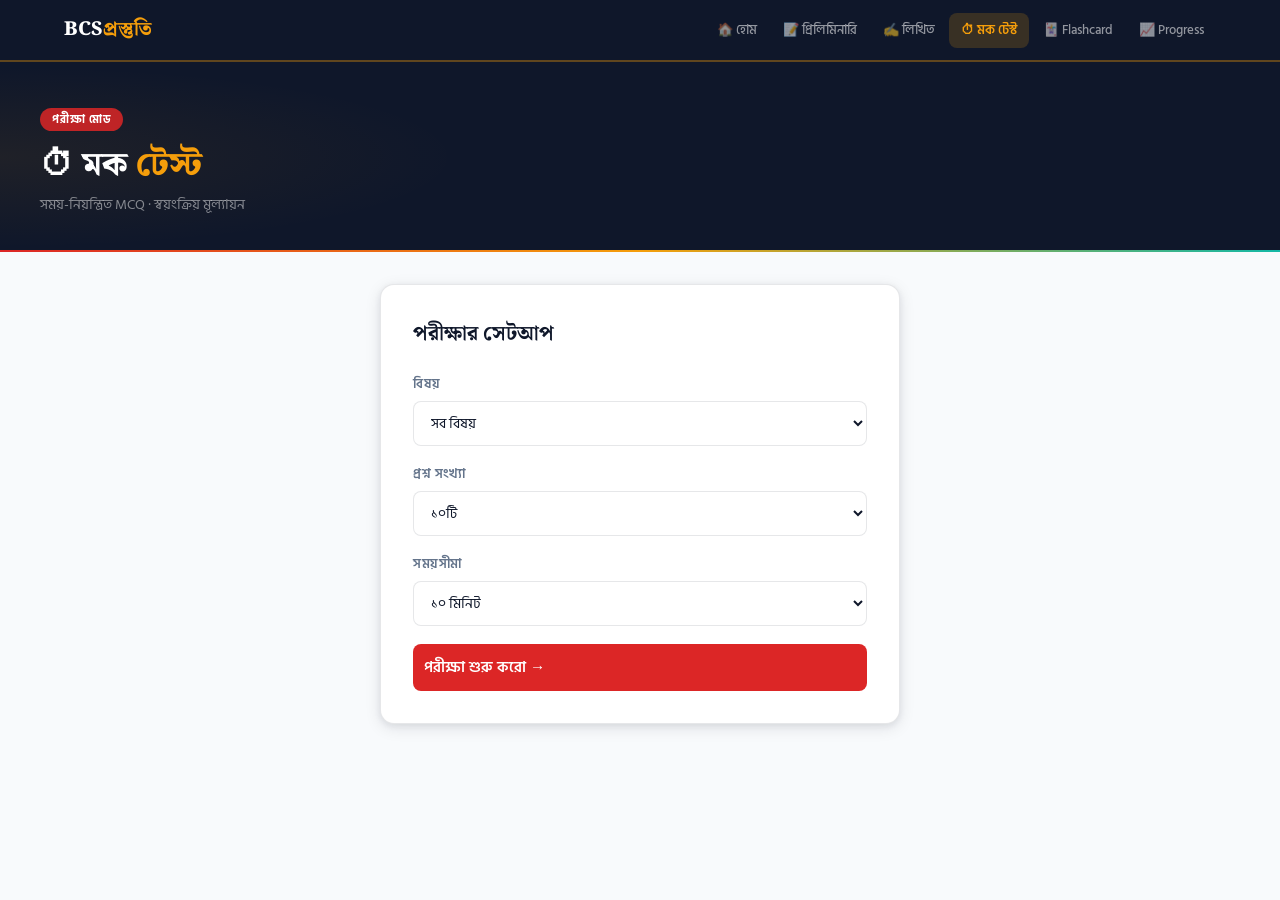
<file: mock-test.html>
<!DOCTYPE html>
<html lang="bn">
<head>
<meta charset="UTF-8"><meta name="viewport" content="width=device-width, initial-scale=1.0">
<title>মক টেস্ট — BCS</title>
<link rel="stylesheet" href="style.css">
<style>
.setup-wrap{max-width:520px;margin:0 auto;}
.setup-card{background:#fff;border:1px solid var(--border);border-radius:14px;padding:2rem;}
.setup-card h2{font-family:'Noto Serif Bengali',serif;font-size:1.3rem;margin-bottom:1.5rem;}
.setup-row{margin-bottom:1.1rem;}
.setup-row label{display:block;font-size:.82rem;font-weight:600;color:var(--muted);margin-bottom:.4rem;}

.test-bar{background:var(--ink);color:#fff;padding:.7rem 1.5rem;display:flex;align-items:center;justify-content:space-between;border-bottom:2px solid var(--gold);}
.timer{font-family:'Noto Serif Bengali',serif;font-size:1.3rem;font-weight:700;color:var(--gold);}
.timer.warn{color:var(--red2);}

.test-wrap{max-width:680px;margin:0 auto;padding:2rem 1.5rem;}
.mcq-q{font-size:.98rem;font-weight:500;line-height:1.8;margin-bottom:1.1rem;}
.mcq-opts{display:flex;flex-direction:column;gap:8px;}
.mcq-opt{background:#fff;border:1.5px solid var(--border);border-radius:9px;padding:10px 14px;cursor:pointer;font-size:.9rem;line-height:1.6;transition:all .16s;display:flex;align-items:center;gap:9px;}
.mcq-opt:hover{border-color:var(--blue2);background:#f0f7ff;}
.mcq-opt.sel{border-color:var(--blue);background:#e8f4ff;}
.mcq-opt.cor{border-color:var(--teal);background:#e8f8f3;pointer-events:none;}
.mcq-opt.wrg{border-color:var(--red);background:#fdf0ef;pointer-events:none;}
.opt-l{width:26px;height:26px;border-radius:50%;background:var(--paper2);font-size:.75rem;font-weight:700;display:flex;align-items:center;justify-content:center;flex-shrink:0;}

.res-card{background:#fff;border:1px solid var(--border);border-radius:14px;padding:2rem;max-width:600px;margin:0 auto;}
.res-score{text-align:center;margin-bottom:1.5rem;}
.score-big{font-family:'Noto Serif Bengali',serif;font-size:3.5rem;font-weight:700;color:var(--teal);display:block;}
.res-row{display:grid;grid-template-columns:repeat(3,1fr);gap:1rem;margin-bottom:1.5rem;}
.rs{text-align:center;padding:.9rem;background:var(--paper);border-radius:9px;}
.rs-n{font-size:1.6rem;font-weight:700;font-family:'Noto Serif Bengali',serif;}
.rs-l{font-size:.72rem;color:var(--muted);}

.rv-item{background:#fff;border:1px solid var(--border);border-radius:9px;padding:.9rem;margin-bottom:.7rem;}
.rv-item.w{border-color:rgba(192,57,43,.25);background:#fdf8f8;}
.rv-q{font-size:.87rem;line-height:1.7;margin-bottom:.4rem;}
</style>
</head>
<body>
<header>
  <div class="header-inner">
    <a class="logo" href="index.html">BCS <span>প্রস্তুতি</span></a>
    <nav>
      <a class="nav-link" href="index.html">🏠 হোম</a>
      <a class="nav-link" href="prelim.html">📝 প্রিলিমিনারি</a>
      <a class="nav-link" href="written.html">✍️ লিখিত</a>
      <a class="nav-link active" href="mock-test.html">⏱ মক টেস্ট</a>
      <a class="nav-link" href="flashcards.html">🃏 Flashcard</a>
      <a class="nav-link" href="progress.html">📈 Progress</a>
    </nav>
  </div>
</header>

<div id="setupView">
  <div class="page-hero">
    <div class="hero-inner"><div class="hero-tag">পরীক্ষা মোড</div><h1>⏱ মক <span>টেস্ট</span></h1><p>সময়-নিয়ন্ত্রিত MCQ · স্বয়ংক্রিয় মূল্যায়ন</p></div>
  </div>
  <div class="container">
    <div class="setup-wrap">
      <div class="setup-card anim-up">
        <h2>পরীক্ষার সেটআপ</h2>
        <div class="setup-row"><label>বিষয়</label>
          <select id="subSel"><option value="all">সব বিষয়</option><option value="intl">আন্তর্জাতিক বিষয়াবলি</option><option value="bd">বাংলাদেশ বিষয়াবলি</option></select>
        </div>
        <div class="setup-row"><label>প্রশ্ন সংখ্যা</label>
          <select id="cntSel"><option value="5">৫টি</option><option value="10" selected>১০টি</option><option value="15">১৫টি</option><option value="all">সব</option></select>
        </div>
        <div class="setup-row"><label>সময়সীমা</label>
          <select id="timeSel"><option value="0">সময়সীমা নেই</option><option value="5">৫ মিনিট</option><option value="10" selected>১০ মিনিট</option><option value="15">১৫ মিনিট</option></select>
        </div>
        <button class="btn btn-primary" onclick="startTest()" style="width:100%;font-size:.95rem;padding:11px;">পরীক্ষা শুরু করো →</button>
      </div>
    </div>
  </div>
</div>

<div id="testView" style="display:none;">
  <div class="test-bar">
    <span id="qProg" style="font-size:.82rem;opacity:.7;"></span>
    <span class="timer" id="timerEl">∞</span>
    <button class="btn btn-ghost" onclick="endTest()" style="font-size:.75rem;padding:4px 11px;color:#fff;border-color:rgba(255,255,255,.3);">শেষ করো</button>
  </div>
  <div class="test-wrap">
    <div class="prog-wrap" style="margin-bottom:1.5rem;"><div class="prog-bar" id="tProg" style="background:var(--gold);width:0%"></div></div>
    <div id="testContent"></div>
    <div style="display:flex;gap:10px;justify-content:space-between;margin-top:1.5rem;">
      <button class="btn btn-ghost" onclick="prev()" id="prevBtn">← আগের</button>
      <button class="btn btn-primary" onclick="next()" id="nextBtn">পরের →</button>
    </div>
  </div>
</div>

<div id="resultView" style="display:none;">
  <div class="page-hero"><div class="hero-inner"><h1>ফলাফল</h1></div></div>
  <div class="container">
    <div class="res-card anim-up">
      <div class="res-score"><span class="score-big" id="scoreBig"></span><span style="font-size:.85rem;color:var(--muted);">সঠিক উত্তর</span></div>
      <div class="res-row">
        <div class="rs"><div class="rs-n" id="rC" style="color:var(--teal)">০</div><div class="rs-l">✅ সঠিক</div></div>
        <div class="rs"><div class="rs-n" id="rW" style="color:var(--red)">০</div><div class="rs-l">❌ ভুল</div></div>
        <div class="rs"><div class="rs-n" id="rS" style="color:var(--gold)">০</div><div class="rs-l">⬜ এড়িয়ে</div></div>
      </div>
      <div style="display:flex;gap:10px;flex-wrap:wrap;">
        <button class="btn btn-primary" onclick="location.reload()" style="flex:1;">🔄 আবার দাও</button>
        <a href="prelim.html" class="btn btn-ghost" style="flex:1;text-align:center;">📝 প্রশ্নব্যাংকে যাও</a>
      </div>
      <div id="reviewList" style="margin-top:1.25rem;"></div>
    </div>
  </div>
</div>
<div class="toast" id="toast"></div>
<script src="data-international.js"></script>
<script src="data-bangladesh.js"></script>
<script src="app.js"></script>
<script>
const ALL_PRELIM=[...INTL_PRELIM,...BD_PRELIM];
let tQs=[],curIdx=0,answers={},tmr=null,tLeft=0;
const letters=['ক','খ','গ','ঘ'];
function shuffle(a){return[...a].sort(()=>Math.random()-.5);}
function startTest(){
  const sub=document.getElementById('subSel').value;
  const cnt=document.getElementById('cntSel').value;
  const mins=parseInt(document.getElementById('timeSel').value);
  let pool=ALL_PRELIM.filter(q=>sub==='all'||q.subject===sub||q.sub===sub);
  tQs=shuffle(pool).slice(0,cnt==='all'?pool.length:parseInt(cnt));
  curIdx=0;answers={};
  document.getElementById('setupView').style.display='none';
  document.getElementById('testView').style.display='block';
  if(mins>0){tLeft=mins*60;tmr=setInterval(()=>{tLeft--;const m=Math.floor(tLeft/60),s=tLeft%60;const el=document.getElementById('timerEl');el.textContent=`${String(m).padStart(2,'0')}:${String(s).padStart(2,'0')}`;if(tLeft<=60)el.classList.add('warn');if(tLeft<=0){clearInterval(tmr);endTest();}},1000);}
  renderTQ();
}
function renderTQ(){
  const q=tQs[curIdx];const total=tQs.length;
  document.getElementById('qProg').textContent=`প্রশ্ন ${curIdx+1}/${total}`;
  document.getElementById('tProg').style.width=((curIdx+1)/total*100)+'%';
  document.getElementById('prevBtn').disabled=curIdx===0;
  document.getElementById('nextBtn').textContent=curIdx===total-1?'ফলাফল দেখো ✓':'পরের →';
  const sel=answers[curIdx];
  document.getElementById('testContent').innerHTML=`
    <div class="card" style="margin-bottom:1.25rem;">
      <div class="mcq-q">${curIdx+1}. ${q.q}</div>
      <div class="mcq-opts">
        ${q.opts.map((o,i)=>`<div class="mcq-opt ${sel===i?'sel':''}" onclick="pickA(${i})" id="to-${i}"><div class="opt-l">${letters[i]}</div><span>${o}</span></div>`).join('')}
      </div>
    </div>`;
}
function pickA(i){answers[curIdx]=i;renderTQ();}
function prev(){if(curIdx>0){curIdx--;renderTQ();}}
function next(){if(curIdx<tQs.length-1){curIdx++;renderTQ();}else endTest();}
function endTest(){
  clearInterval(tmr);document.getElementById('testView').style.display='none';document.getElementById('resultView').style.display='block';
  let c=0,w=0,s=0;
  const rv=tQs.map((q,i)=>{
    const ch=answers[i];const ok=ch===q.ans;const sk=ch===undefined;
    if(ok)c++;else if(sk)s++;else w++;
    return`<div class="rv-item ${ok?'':'w'}">
      <div class="rv-q"><strong>${ok?'✅':sk?'⬜':'❌'} ${i+1}.</strong> ${q.q}</div>
      <div style="font-size:.8rem;">
        ${!sk?`<span style="color:${ok?'var(--teal)':'var(--red)'}">তোমার: ${letters[ch]} — ${q.opts[ch]}</span><br>`:'<span style="color:var(--gold)">এড়িয়ে গেছ</span><br>'}
        <span style="color:var(--teal)">সঠিক: ${letters[q.ans]} — ${q.opts[q.ans]}</span>
      </div>
    </div>`;
  }).join('');
  document.getElementById('scoreBig').textContent=`${c}/${tQs.length}`;
  document.getElementById('rC').textContent=c;document.getElementById('rW').textContent=w;document.getElementById('rS').textContent=s;
  document.getElementById('reviewList').innerHTML=`<h3 style="font-family:'Noto Serif Bengali',serif;margin:1.5rem 0 1rem;">পর্যালোচনা</h3>${rv}`;
}
</script>
</body>
</html>
</file>
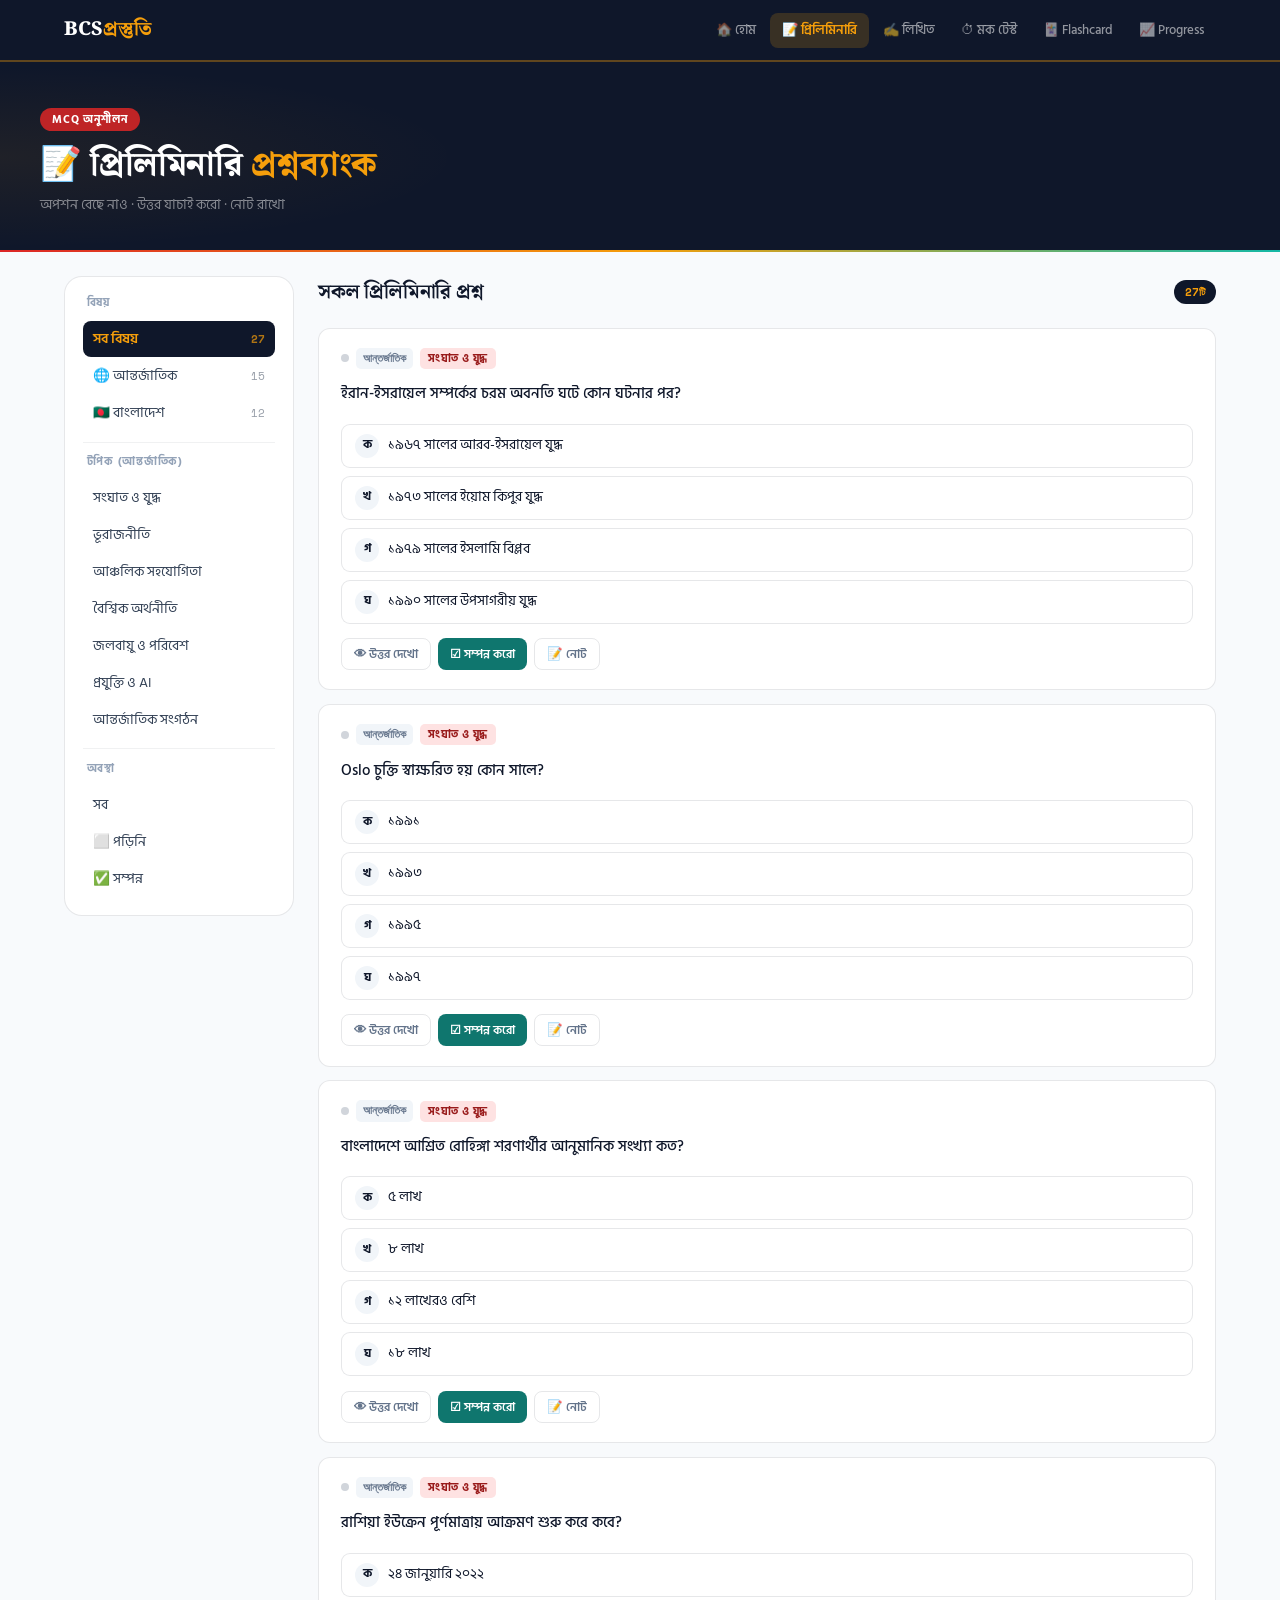
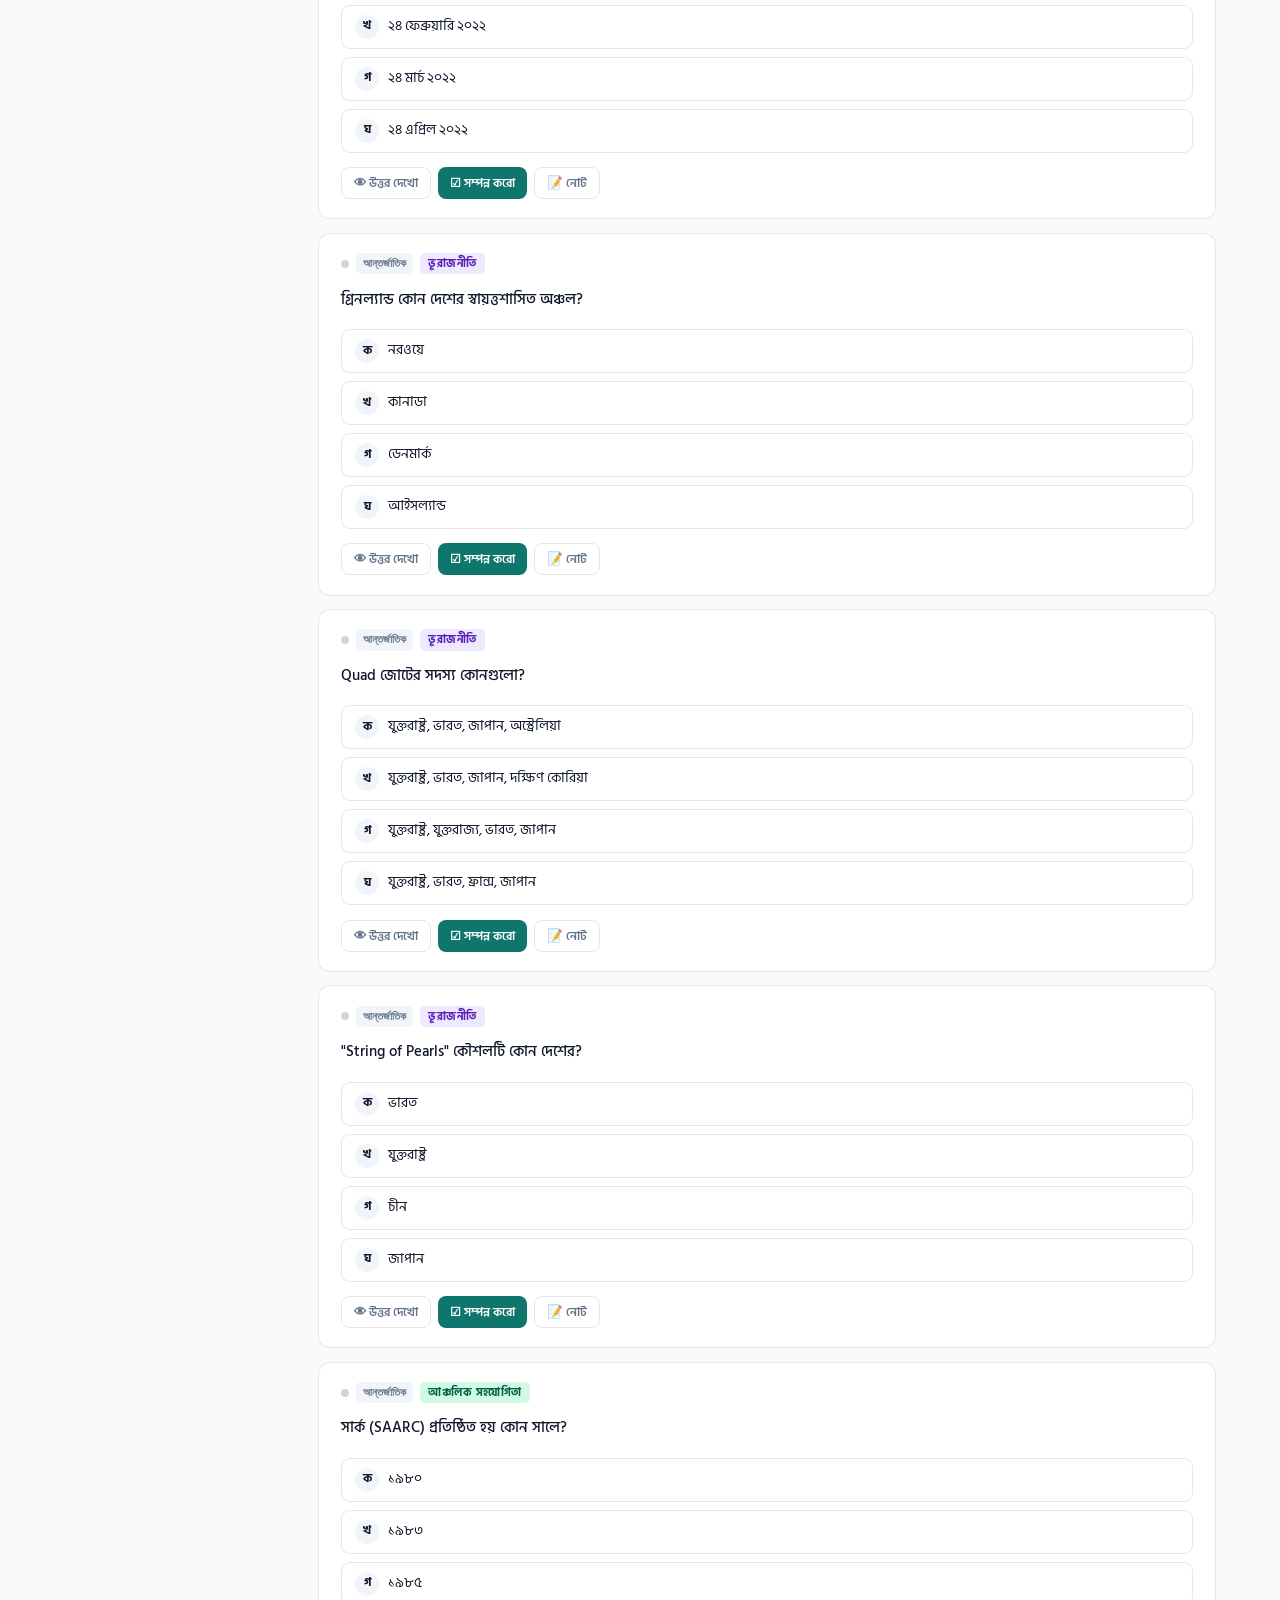
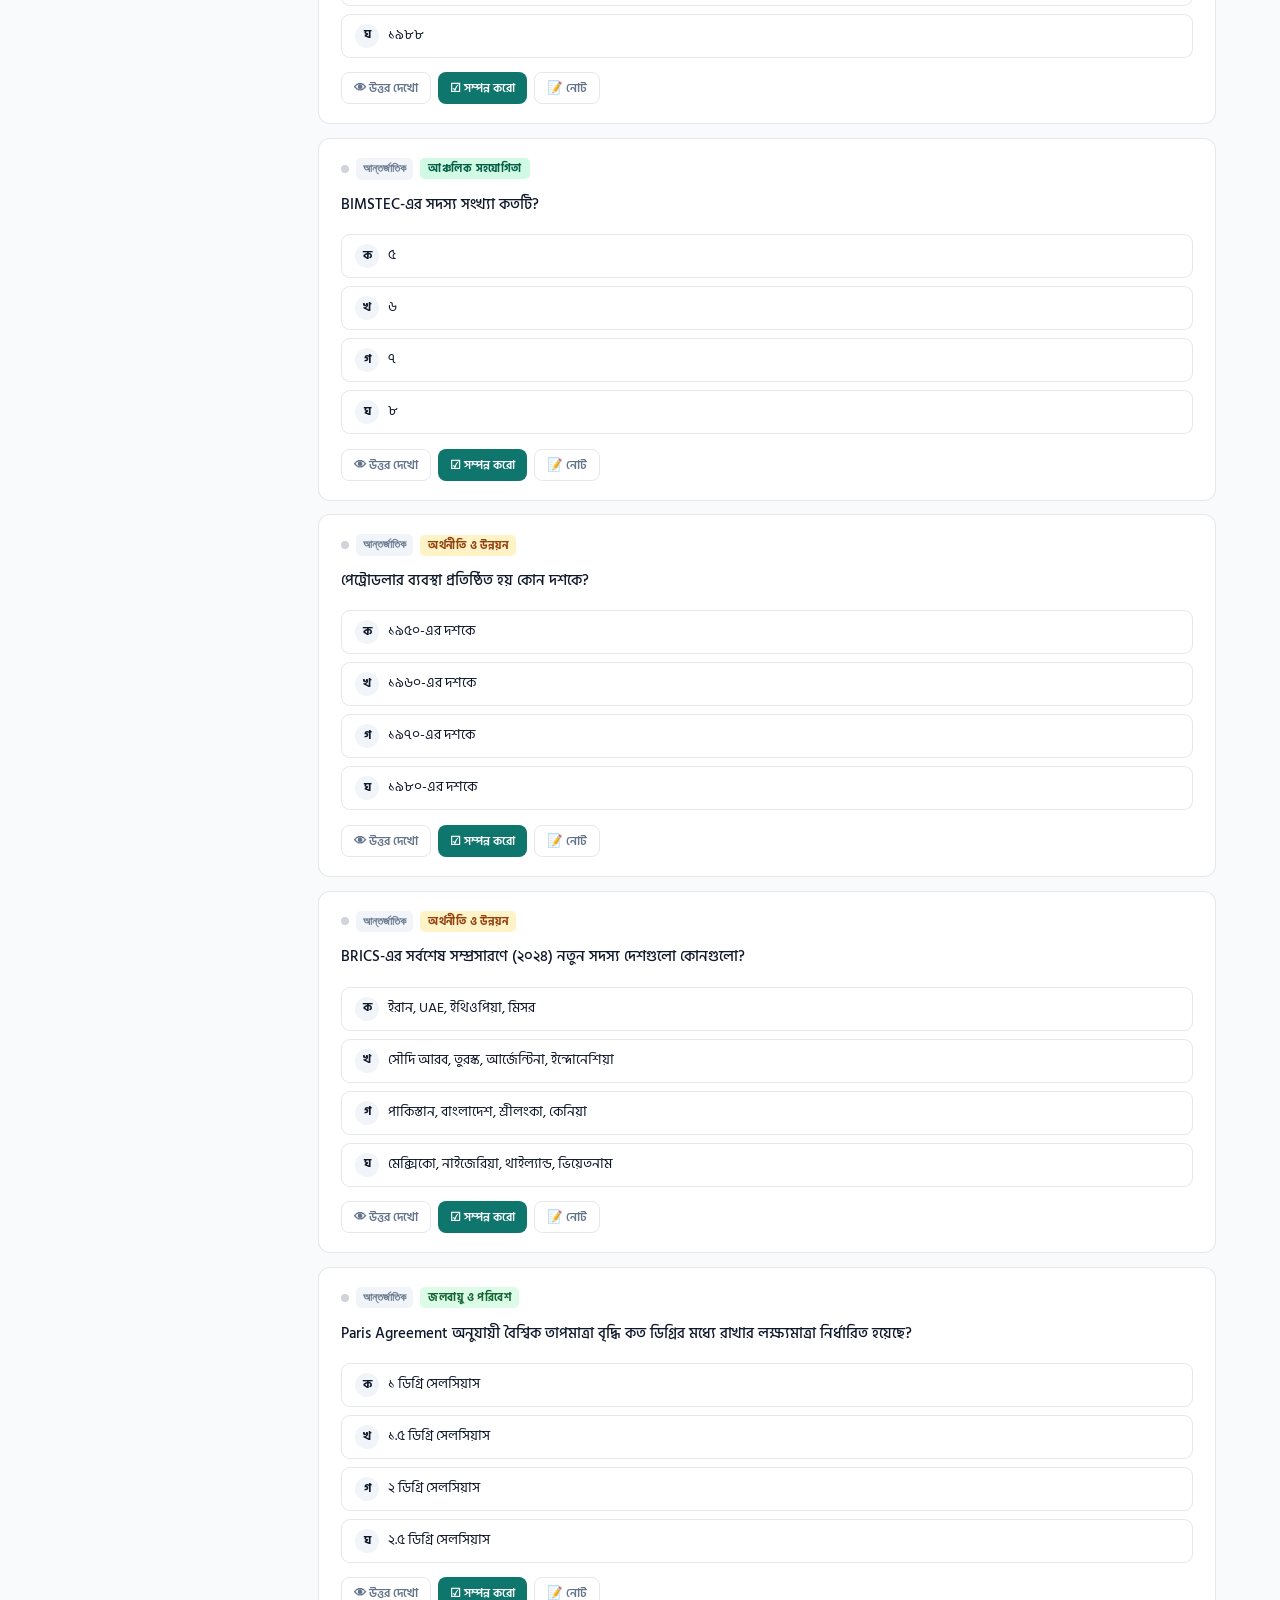
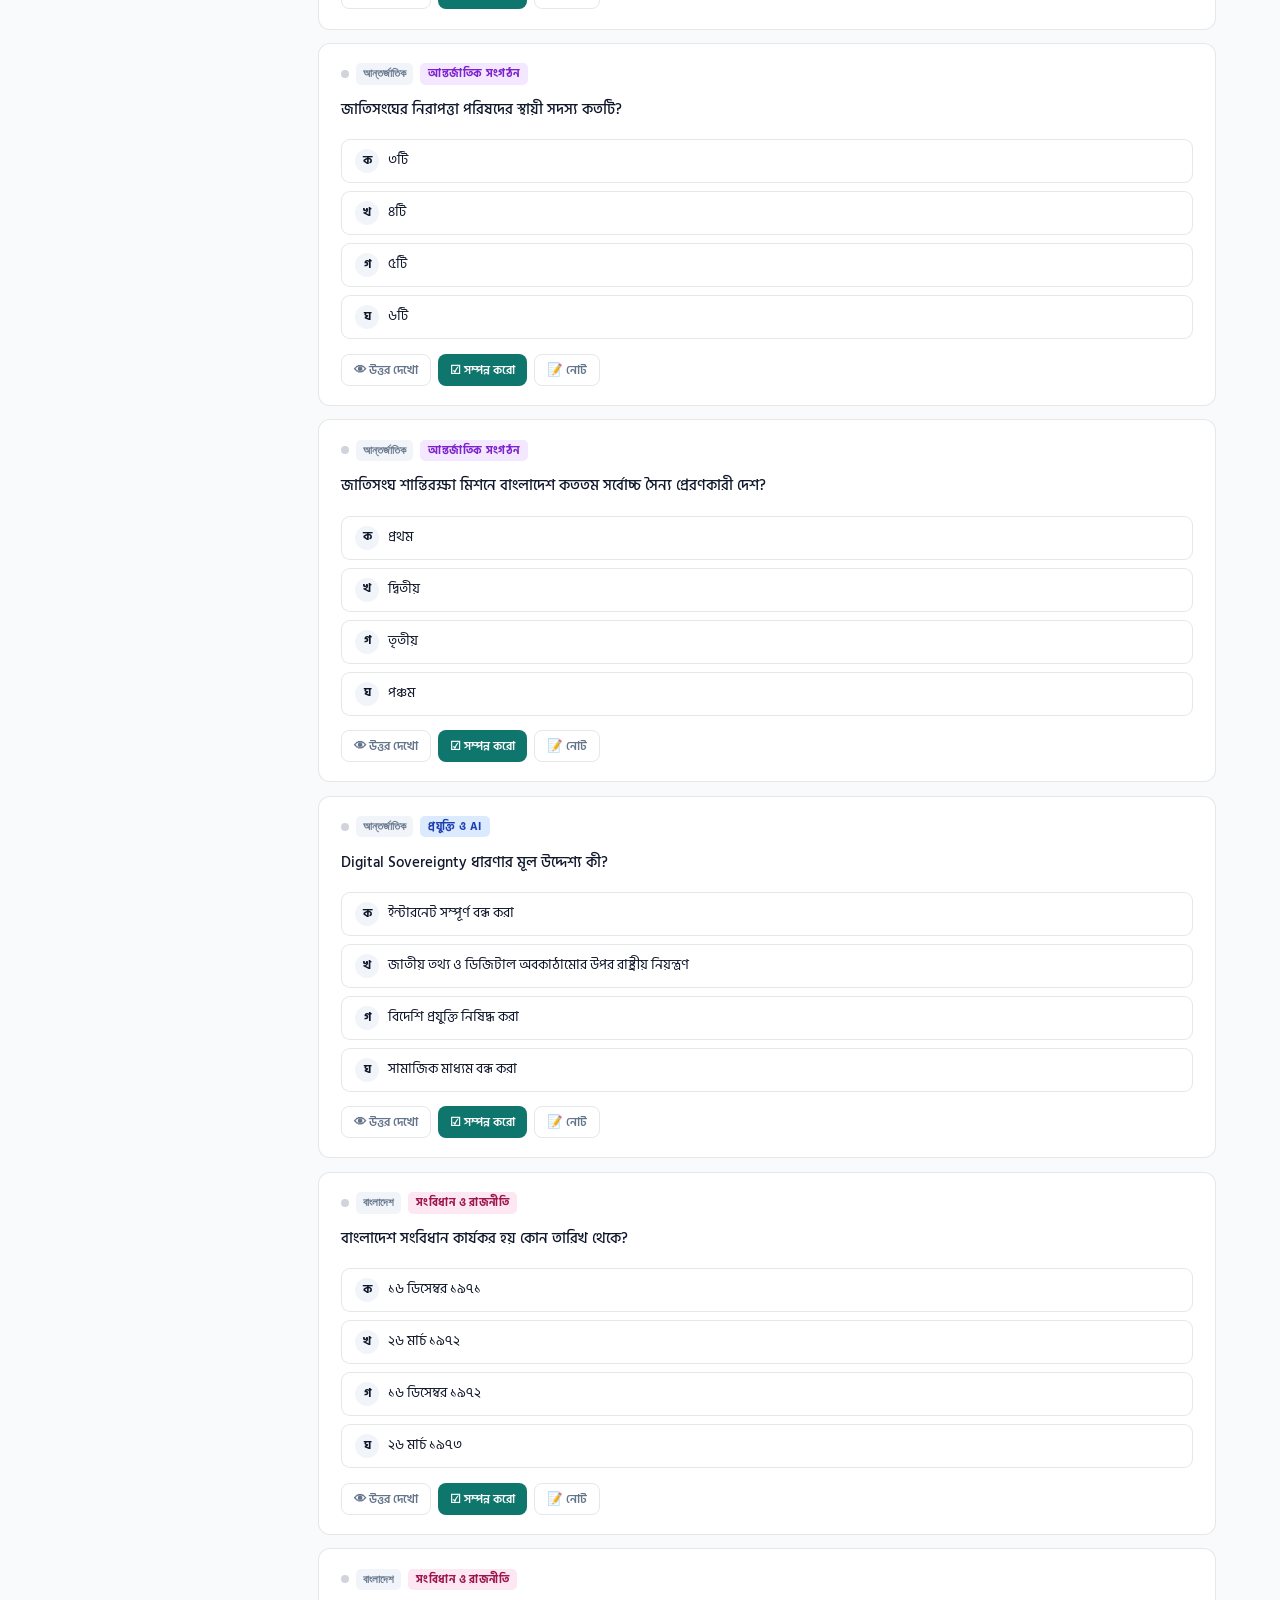
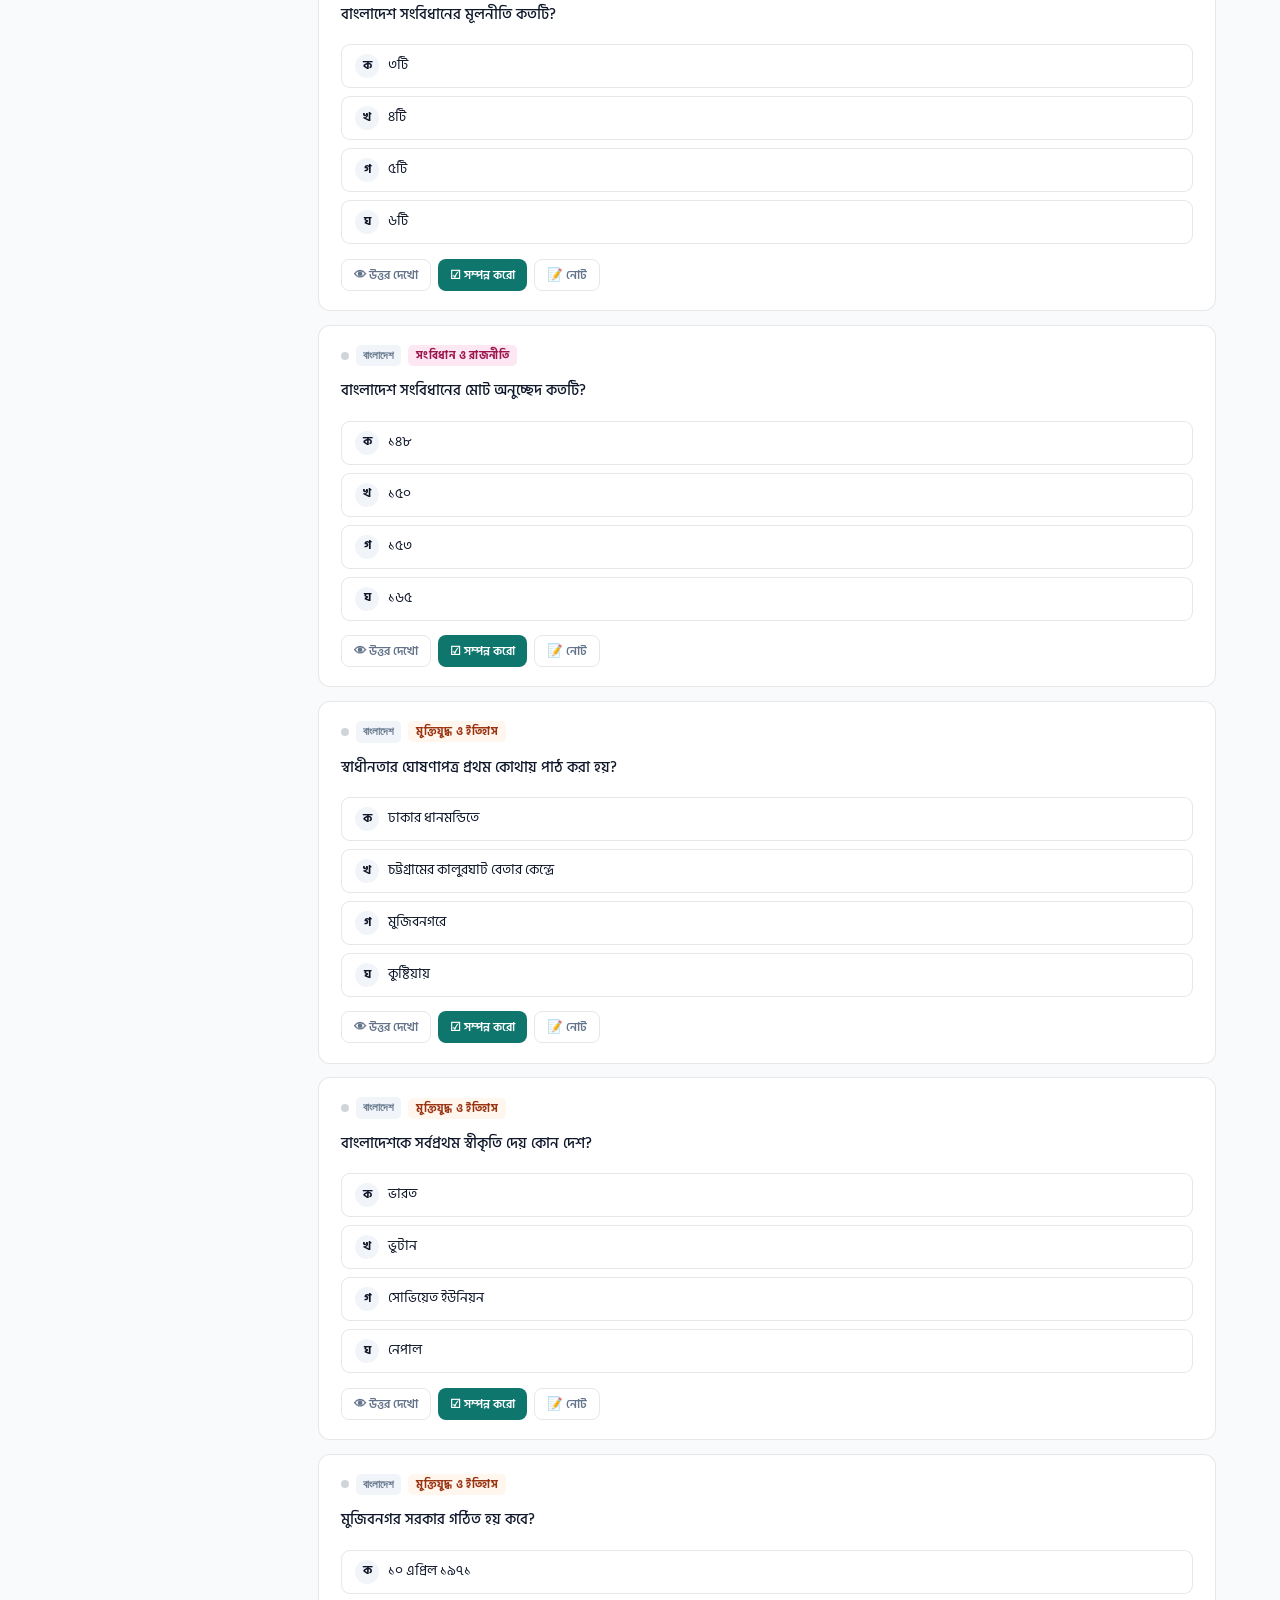
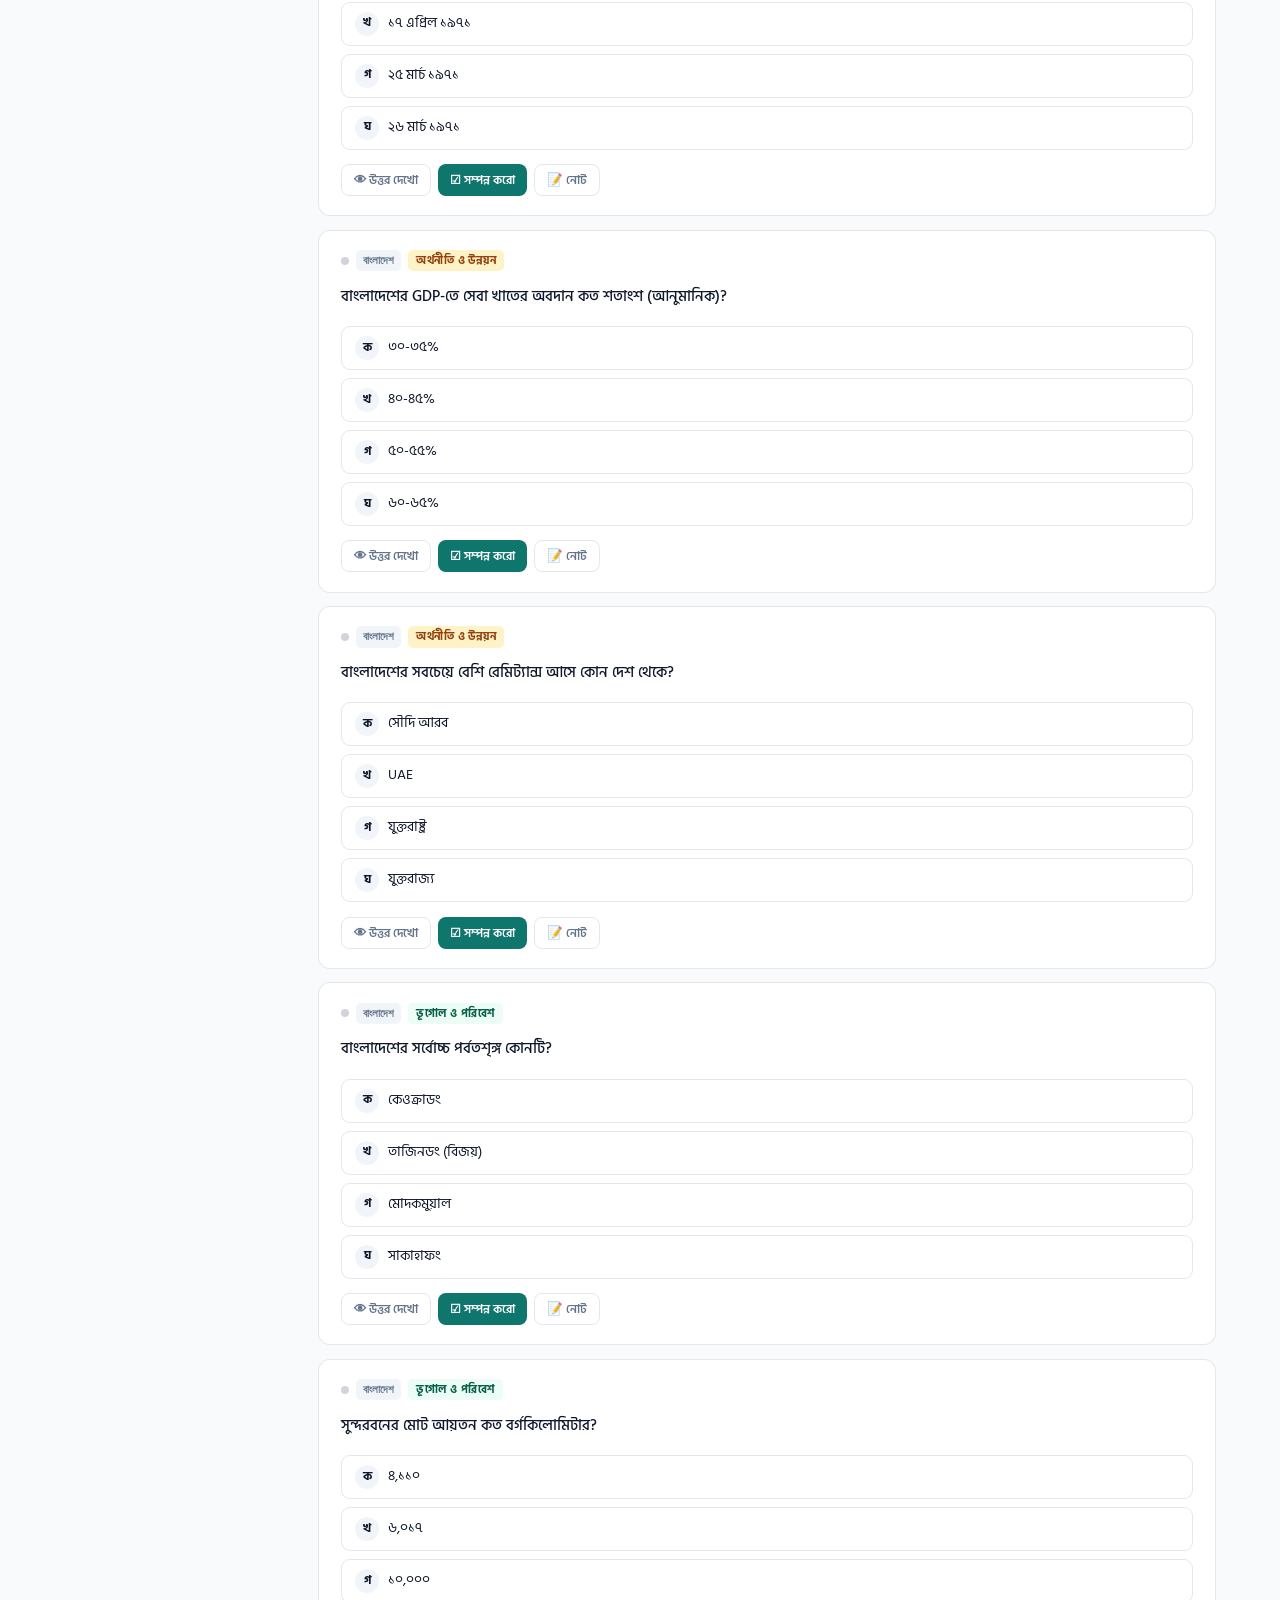
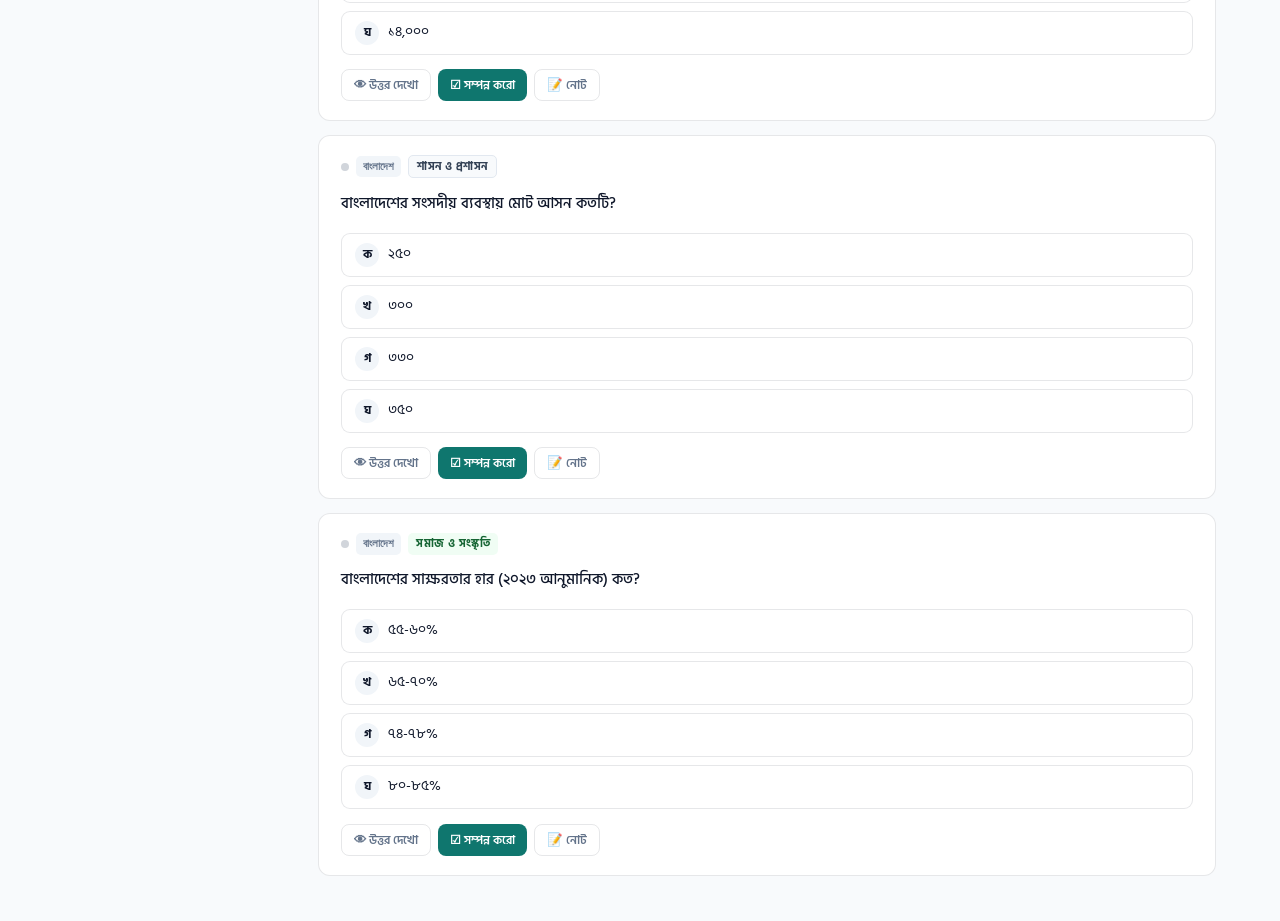
<file: prelim.html>
<!DOCTYPE html>
<html lang="bn">
<head>
<meta charset="UTF-8"><meta name="viewport" content="width=device-width, initial-scale=1.0">
<title>প্রিলিমিনারি — BCS</title>
<link rel="stylesheet" href="style.css">
<style>
.q-card{background:#fff;border:1px solid var(--border);border-radius:12px;padding:1.2rem 1.4rem;margin-bottom:.85rem;animation:fadeUp .25s ease both;}
.q-card:hover{border-color:rgba(26,26,46,.2);}
.q-meta{display:flex;align-items:center;gap:7px;margin-bottom:.7rem;flex-wrap:wrap;}
.q-num{font-size:.68rem;font-weight:700;background:var(--paper2);color:var(--muted);padding:2px 7px;border-radius:5px;}
.status-ring{width:8px;height:8px;border-radius:50%;background:#d1d5db;flex-shrink:0;}
.status-ring.done{background:var(--teal2);}
.q-text{font-size:.95rem;line-height:1.8;margin-bottom:1rem;font-weight:500;}

/* Options */
.opts{display:flex;flex-direction:column;gap:8px;}
.opt{display:flex;align-items:flex-start;gap:9px;padding:9px 13px;border-radius:9px;border:1.5px solid var(--border);cursor:pointer;font-size:.88rem;line-height:1.6;transition:all .16s;background:#fff;}
.opt:hover{border-color:var(--blue2);background:#f0f7ff;}
.opt.selected{border-color:var(--blue);background:#e8f4ff;}
.opt.correct{border-color:var(--teal);background:#e8f8f3;pointer-events:none;}
.opt.wrong{border-color:var(--red);background:#fdf0ef;pointer-events:none;}
.opt.reveal-correct{border-color:var(--teal);background:#e8f8f3;}
.opt-badge{width:24px;height:24px;border-radius:50%;background:var(--paper2);font-size:.73rem;font-weight:700;display:flex;align-items:center;justify-content:center;flex-shrink:0;}
.opt.correct .opt-badge,.opt.reveal-correct .opt-badge{background:var(--teal2);color:#fff;}
.opt.wrong .opt-badge{background:var(--red);color:#fff;}

.exp-box{margin-top:.75rem;background:#f0fdf4;border:1px solid rgba(14,102,85,.18);border-radius:8px;padding:.9rem 1rem;font-size:.85rem;line-height:1.75;display:none;}
.exp-box.show{display:block;animation:fadeUp .2s ease;}
.exp-label{font-size:.68rem;font-weight:700;color:var(--teal);text-transform:uppercase;letter-spacing:.06em;margin-bottom:.4rem;}

.q-actions{display:flex;gap:7px;flex-wrap:wrap;margin-top:.9rem;}

/* Note inline */
.note-box{margin-top:.75rem;display:none;}
.note-box.show{display:block;}
</style>
</head>
<body>
<header>
  <div class="header-inner">
    <a class="logo" href="index.html">BCS <span>প্রস্তুতি</span></a>
    <nav>
      <a class="nav-link" href="index.html">🏠 হোম</a>
      <a class="nav-link active" href="prelim.html">📝 প্রিলিমিনারি</a>
      <a class="nav-link" href="written.html">✍️ লিখিত</a>
      <a class="nav-link" href="mock-test.html">⏱ মক টেস্ট</a>
      <a class="nav-link" href="flashcards.html">🃏 Flashcard</a>
      <a class="nav-link" href="progress.html">📈 Progress</a>
    </nav>
  </div>
</header>

<div class="page-hero">
  <div class="hero-inner">
    <div class="hero-tag">MCQ অনুশীলন</div>
    <h1>📝 প্রিলিমিনারি <span>প্রশ্নব্যাংক</span></h1>
    <p>অপশন বেছে নাও · উত্তর যাচাই করো · নোট রাখো</p>
  </div>
</div>

<div class="container" style="padding-top:1.5rem;">
  <div class="two-col">
    <!-- Sidebar -->
    <div class="sidebar">
      <h3>বিষয়</h3>
      <button class="sl active" onclick="setSub('all',this)">সব বিষয় <span class="cnt" id="cnt-all"></span></button>
      <button class="sl" onclick="setSub('intl',this)">🌐 আন্তর্জাতিক <span class="cnt" id="cnt-intl"></span></button>
      <button class="sl" onclick="setSub('bd',this)">🇧🇩 বাংলাদেশ <span class="cnt" id="cnt-bd"></span></button>
      <div class="sidebar-divider"></div>
      <h3>টপিক (আন্তর্জাতিক)</h3>
      <div id="intlTopicFilters"></div>
      <div class="sidebar-divider"></div>
      <h3>অবস্থা</h3>
      <button class="sl" onclick="setStatus('all',this)">সব</button>
      <button class="sl" onclick="setStatus('unseen',this)">⬜ পড়িনি</button>
      <button class="sl" onclick="setStatus('done',this)">✅ সম্পন্ন</button>
    </div>

    <!-- Main -->
    <div>
      <div class="sec-head">
        <div class="sec-title" id="mainTitle">সকল প্রিলিমিনারি প্রশ্ন</div>
        <span class="badge" id="mainCount"></span>
      </div>
      <div id="qGrid"></div>
    </div>
  </div>
</div>

<div class="toast" id="toast"></div>
<script src="data-international.js"></script>
<script src="data-bangladesh.js"></script>
<script src="app.js"></script>
<script>
// Merge all prelim data
const ALL_PRELIM = [
  ...INTL_PRELIM.map(q=>({...q, sub:'intl', subLabel:'আন্তর্জাতিক'})),
  ...BD_PRELIM.map(q=>({...q, sub:'bd', subLabel:'বাংলাদেশ'})),
];

// Topic config
const TOPIC_MAP = {};
[...INTL_TOPICS, ...BD_TOPICS].forEach(t => { TOPIC_MAP[t.id] = t.label; });

let curSub = new URLSearchParams(location.search).get('sub') || 'all';
let curTopic = 'all';
let curStatus = 'all';

// Build topic filters
const intlTopicEl = document.getElementById('intlTopicFilters');
INTL_TOPICS.filter(t=>t.id!=='all').forEach(t => {
  const btn = document.createElement('button');
  btn.className = 'sl';
  btn.textContent = t.label;
  btn.onclick = () => { setTopic(t.id, btn); };
  btn.id = 'tf-' + t.id;
  intlTopicEl.appendChild(btn);
});

// Counts
document.getElementById('cnt-all').textContent = ALL_PRELIM.length;
document.getElementById('cnt-intl').textContent = INTL_PRELIM.length;
document.getElementById('cnt-bd').textContent = BD_PRELIM.length;

function filtered() {
  return ALL_PRELIM.filter(q => {
    const subOk = curSub === 'all' || q.sub === curSub;
    const topicOk = curTopic === 'all' || q.topic === curTopic;
    const stOk = curStatus === 'all' || Progress.status(q.id+'_p') === curStatus;
    return subOk && topicOk && stOk;
  });
}

function setSub(v, el) {
  curSub = v; curTopic = 'all';
  document.querySelectorAll('.sl').forEach(b=>b.classList.remove('active'));
  el.classList.add('active');
  document.getElementById('mainTitle').textContent = v==='all' ? 'সকল প্রিলিমিনারি প্রশ্ন' : (v==='intl' ? 'আন্তর্জাতিক বিষয়াবলি' : 'বাংলাদেশ বিষয়াবলি');
  render();
}
function setTopic(v, el) {
  curTopic = v; curSub = 'intl';
  document.querySelectorAll('.sl').forEach(b=>b.classList.remove('active'));
  el.classList.add('active');
  render();
}
function setStatus(v, el) {
  curStatus = v;
  document.querySelectorAll('.sl').forEach(b=>b.classList.remove('active'));
  el.classList.add('active');
  render();
}

const letters = ['ক','খ','গ','ঘ'];

function render() {
  const qs = filtered();
  document.getElementById('mainCount').textContent = qs.length + 'টি';
  if (!qs.length) {
    document.getElementById('qGrid').innerHTML = '<div style="text-align:center;padding:3rem;color:var(--muted);">কোনো প্রশ্ন পাওয়া যায়নি</div>';
    return;
  }
  document.getElementById('qGrid').innerHTML = qs.map((q,i) => {
    const st = Progress.status(q.id+'_p');
    const tlabel = TOPIC_MAP[q.topic] || q.topic;
    return `
    <div class="q-card" id="qc-${q.id}" style="animation-delay:${i*.04}s">
      <div class="q-meta">
        <div class="status-ring ${st}"></div>
        <span class="q-num">${q.sub==='intl'?'আন্তর্জাতিক':'বাংলাদেশ'}</span>
        <span class="tag tag-${q.topic}">${tlabel}</span>
      </div>
      <div class="q-text">${q.q}</div>
      <div class="opts" id="opts-${q.id}">
        ${q.opts.map((o,j) => `
          <div class="opt" id="opt-${q.id}-${j}" onclick="pick('${q.id}',${j},${q.ans})">
            <div class="opt-badge">${letters[j]}</div>
            <span>${o}</span>
          </div>`).join('')}
      </div>
      ${q.exp ? `<div class="exp-box" id="exp-${q.id}"><div class="exp-label">ব্যাখ্যা</div>${q.exp}</div>` : ''}
      <div class="q-actions">
        <button class="btn btn-ghost" onclick="revealAns('${q.id}',${q.ans})" id="reveal-${q.id}" style="font-size:.78rem;padding:5px 12px;">👁 উত্তর দেখো</button>
        <button class="btn btn-teal" onclick="markDone('${q.id}')" id="done-${q.id}" style="font-size:.78rem;padding:5px 12px;">${st==='done'?'✅ সম্পন্ন':'☑ সম্পন্ন করো'}</button>
        <button class="btn btn-ghost" onclick="toggleNote('${q.id}')" style="font-size:.78rem;padding:5px 12px;">📝 নোট</button>
      </div>
      <div class="note-box" id="note-${q.id}">
        <textarea rows="2" style="margin-top:.5rem;font-size:.85rem;" placeholder="নোট লিখুন..." id="ni-${q.id}">${Notes.get('p_'+q.id)}</textarea>
        <button class="btn btn-teal" style="margin-top:5px;font-size:.78rem;" onclick="saveNote('${q.id}')">সংরক্ষণ</button>
      </div>
    </div>`;
  }).join('');
}

function pick(id, chosen, correct) {
  const opts = document.querySelectorAll(`[id^="opt-${id}-"]`);
  opts.forEach(o => o.style.pointerEvents = 'none');
  const chosenEl = document.getElementById(`opt-${id}-${chosen}`);
  if (chosen === correct) {
    chosenEl.classList.add('correct');
    showToast('✅ সঠিক উত্তর!');
    markDone(id);
  } else {
    chosenEl.classList.add('wrong');
    document.getElementById(`opt-${id}-${correct}`).classList.add('reveal-correct');
    showToast('❌ ভুল উত্তর');
  }
  const exp = document.getElementById('exp-'+id);
  if (exp) exp.classList.add('show');
  document.getElementById('reveal-'+id).style.display = 'none';
}

function revealAns(id, correct) {
  document.getElementById(`opt-${id}-${correct}`).classList.add('reveal-correct');
  const exp = document.getElementById('exp-'+id);
  if (exp) exp.classList.add('show');
  document.getElementById('reveal-'+id).style.display = 'none';
}

function markDone(id) {
  Progress.mark(id+'_p', 'done');
  const ring = document.querySelector(`#qc-${id} .status-ring`);
  if (ring) { ring.classList.remove('unseen'); ring.classList.add('done'); }
  const btn = document.getElementById('done-'+id);
  if (btn) btn.textContent = '✅ সম্পন্ন';
  showToast('✅ সম্পন্ন হিসেবে চিহ্নিত');
}

function toggleNote(id) {
  document.getElementById('note-'+id).classList.toggle('show');
}
function saveNote(id) {
  Notes.set('p_'+id, document.getElementById('ni-'+id).value);
  showToast('✓ নোট সংরক্ষিত');
}

// init
if (curSub !== 'all') {
  const btn = document.querySelector(`.sl[onclick*="'${curSub}'"]`);
  if (btn) { document.querySelector('.sl.active')?.classList.remove('active'); btn.classList.add('active'); }
  document.getElementById('mainTitle').textContent = curSub==='bd' ? 'বাংলাদেশ বিষয়াবলি' : 'আন্তর্জাতিক বিষয়াবলি';
}
render();
</script>
</body>
</html>
</file>
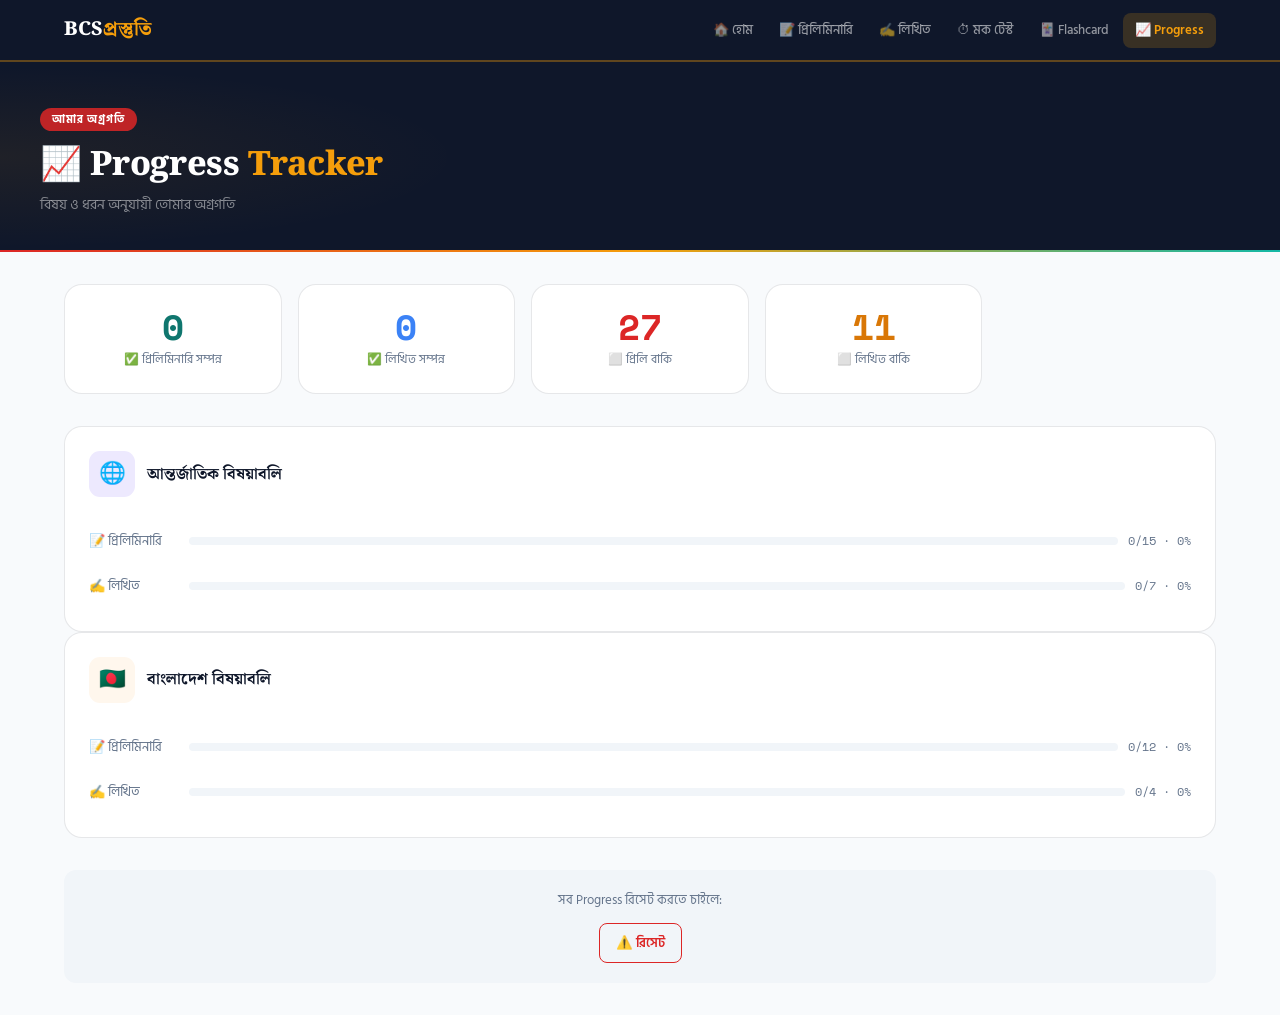
<file: progress.html>
<!DOCTYPE html>
<html lang="bn">
<head>
<meta charset="UTF-8"><meta name="viewport" content="width=device-width, initial-scale=1.0">
<title>Progress — BCS</title>
<link rel="stylesheet" href="style.css">
</head>
<body>
<header>
  <div class="header-inner">
    <a class="logo" href="index.html">BCS <span>প্রস্তুতি</span></a>
    <nav>
      <a class="nav-link" href="index.html">🏠 হোম</a>
      <a class="nav-link" href="prelim.html">📝 প্রিলিমিনারি</a>
      <a class="nav-link" href="written.html">✍️ লিখিত</a>
      <a class="nav-link" href="mock-test.html">⏱ মক টেস্ট</a>
      <a class="nav-link" href="flashcards.html">🃏 Flashcard</a>
      <a class="nav-link active" href="progress.html">📈 Progress</a>
    </nav>
  </div>
</header>
<div class="page-hero"><div class="hero-inner"><div class="hero-tag">আমার অগ্রগতি</div><h1>📈 Progress <span>Tracker</span></h1><p>বিষয় ও ধরন অনুযায়ী তোমার অগ্রগতি</p></div></div>

<div class="container">
  <div class="grid4" id="statsGrid"></div>
  <div id="subjectCards"></div>
  <div style="margin-top:2rem;background:var(--paper2);border-radius:12px;padding:1.25rem;text-align:center;">
    <p style="font-size:.83rem;color:var(--muted);margin-bottom:.75rem;">সব Progress রিসেট করতে চাইলে:</p>
    <button class="btn btn-ghost" onclick="resetAll()" style="color:var(--red);border-color:var(--red);">⚠️ রিসেট</button>
  </div>
</div>
<div class="toast" id="toast"></div>
<script src="data-international.js"></script>
<script src="data-bangladesh.js"></script>
<script src="app.js"></script>
<script>
const prog=Progress.get();
const SUBS=[
  {id:'intl',label:'আন্তর্জাতিক বিষয়াবলি',icon:'🌐',color:'#ede9fe',prelim:INTL_PRELIM,written:INTL_WRITTEN},
  {id:'bd',label:'বাংলাদেশ বিষয়াবলি',icon:'🇧🇩',color:'#fff7ed',prelim:BD_PRELIM,written:BD_WRITTEN},
];
const allP=[...INTL_PRELIM,...BD_PRELIM],allW=[...INTL_WRITTEN,...BD_WRITTEN];
const dp=allP.filter(q=>prog[q.id+'_p']?.status==='done').length;
const dw=allW.filter(q=>prog[q.id+'_w']?.status==='done').length;
document.getElementById('statsGrid').innerHTML=[
  [dp,'✅ প্রিলিমিনারি সম্পন্ন','var(--teal)'],
  [dw,'✅ লিখিত সম্পন্ন','var(--blue2)'],
  [allP.length-dp,'⬜ প্রিলি বাকি','var(--red)'],
  [allW.length-dw,'⬜ লিখিত বাকি','var(--gold)'],
].map(([n,l,c])=>`<div class="stat-card"><span class="stat-big" style="color:${c}">${n}</span><div class="stat-lbl">${l}</div></div>`).join('');

document.getElementById('subjectCards').innerHTML=SUBS.map(s=>{
  const tdp=s.prelim.filter(q=>prog[q.id+'_p']?.status==='done').length;
  const tdw=s.written.filter(q=>prog[q.id+'_w']?.status==='done').length;
  const pp=s.prelim.length?Math.round(tdp/s.prelim.length*100):0;
  const wp=s.written.length?Math.round(tdw/s.written.length*100):0;
  return`<div class="sub-card">
    <div class="sub-top"><div class="sub-icon" style="background:${s.color};">${s.icon}</div><div class="sub-name">${s.label}</div></div>
    <div class="row-line"><span class="row-label">📝 প্রিলিমিনারি</span><div style="flex:1;"><div class="prog-wrap"><div class="prog-bar" style="width:${pp}%"></div></div></div><span class="row-pct">${tdp}/${s.prelim.length} · ${pp}%</span></div>
    <div class="row-line"><span class="row-label">✍️ লিখিত</span><div style="flex:1;"><div class="prog-wrap"><div class="prog-bar" style="background:var(--blue2);width:${wp}%"></div></div></div><span class="row-pct">${tdw}/${s.written.length} · ${wp}%</span></div>
  </div>`;
}).join('');

function resetAll(){if(!confirm('সব Progress মুছে ফেলা হবে?'))return;localStorage.removeItem('bcs_prog');localStorage.removeItem('bcs_notes');showToast('✓ রিসেট হয়েছে');setTimeout(()=>location.reload(),1000);}
</script>
</body>
</html>
</file>
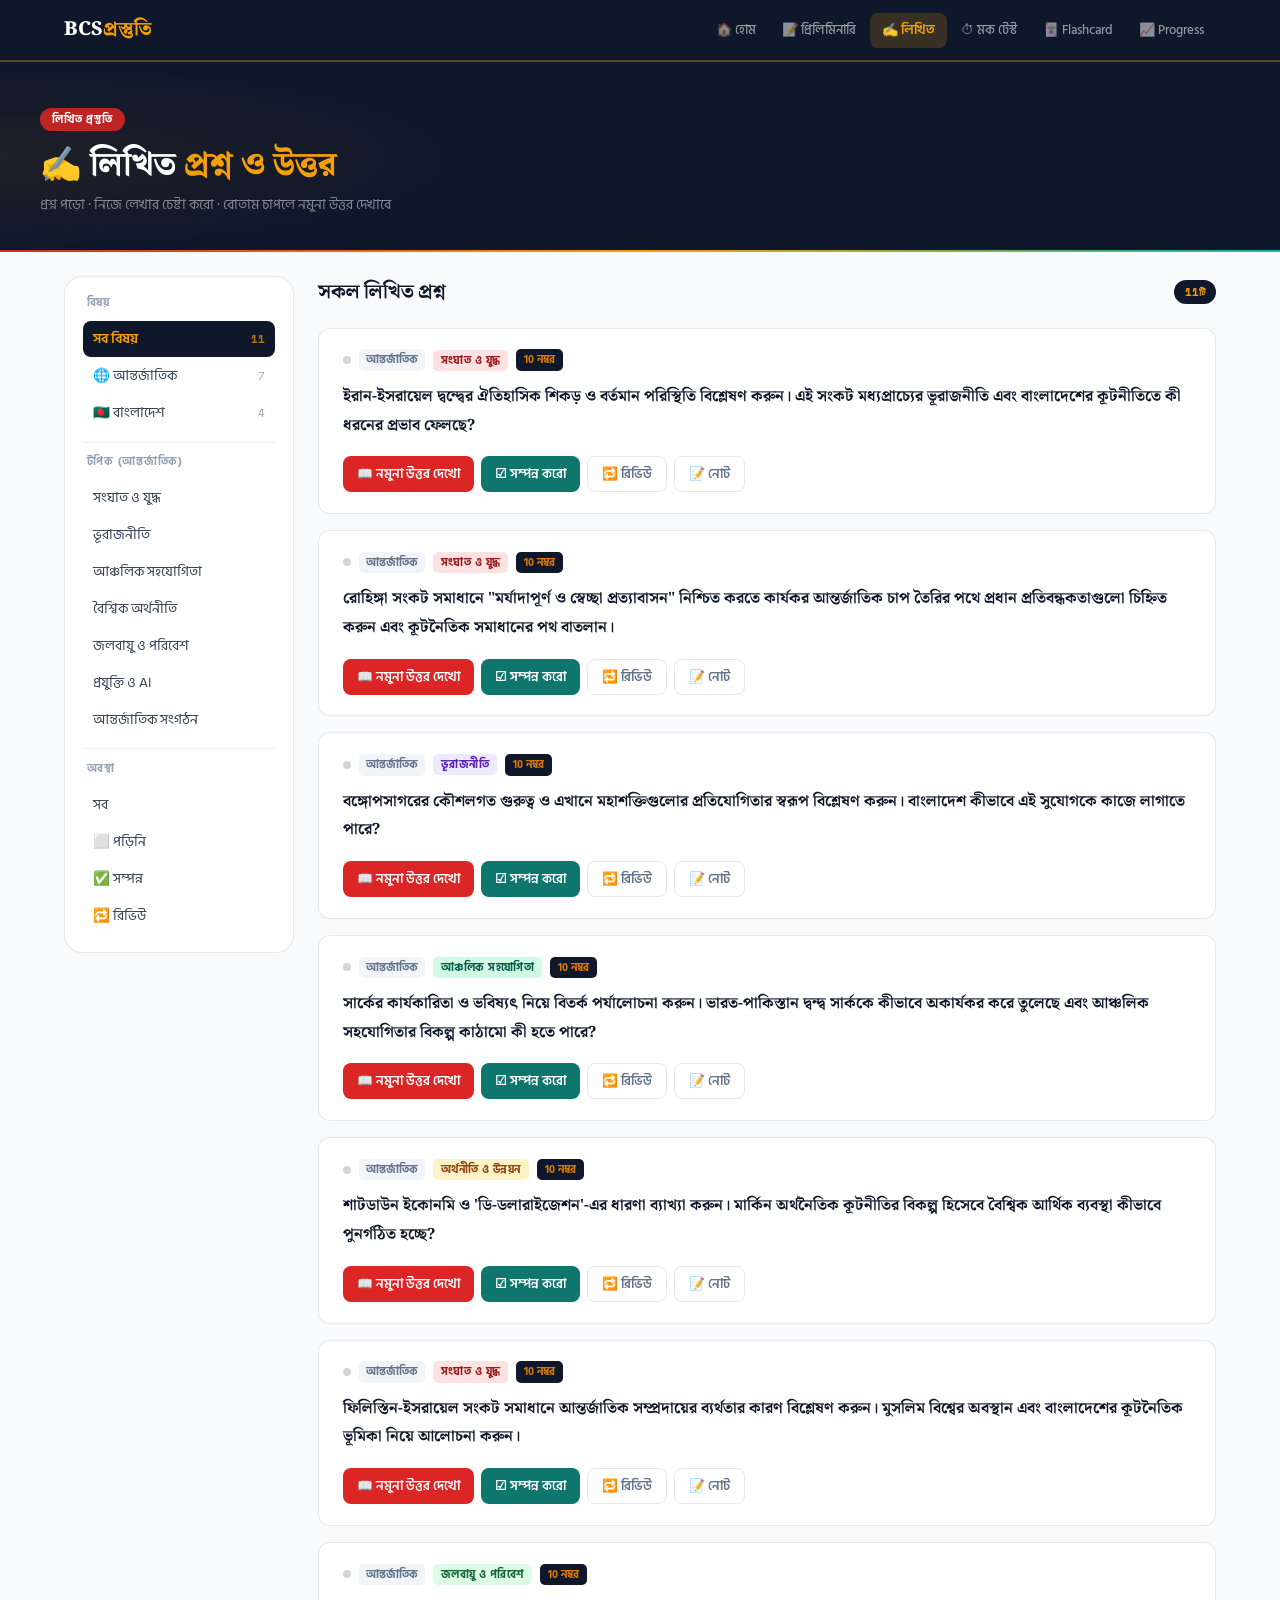
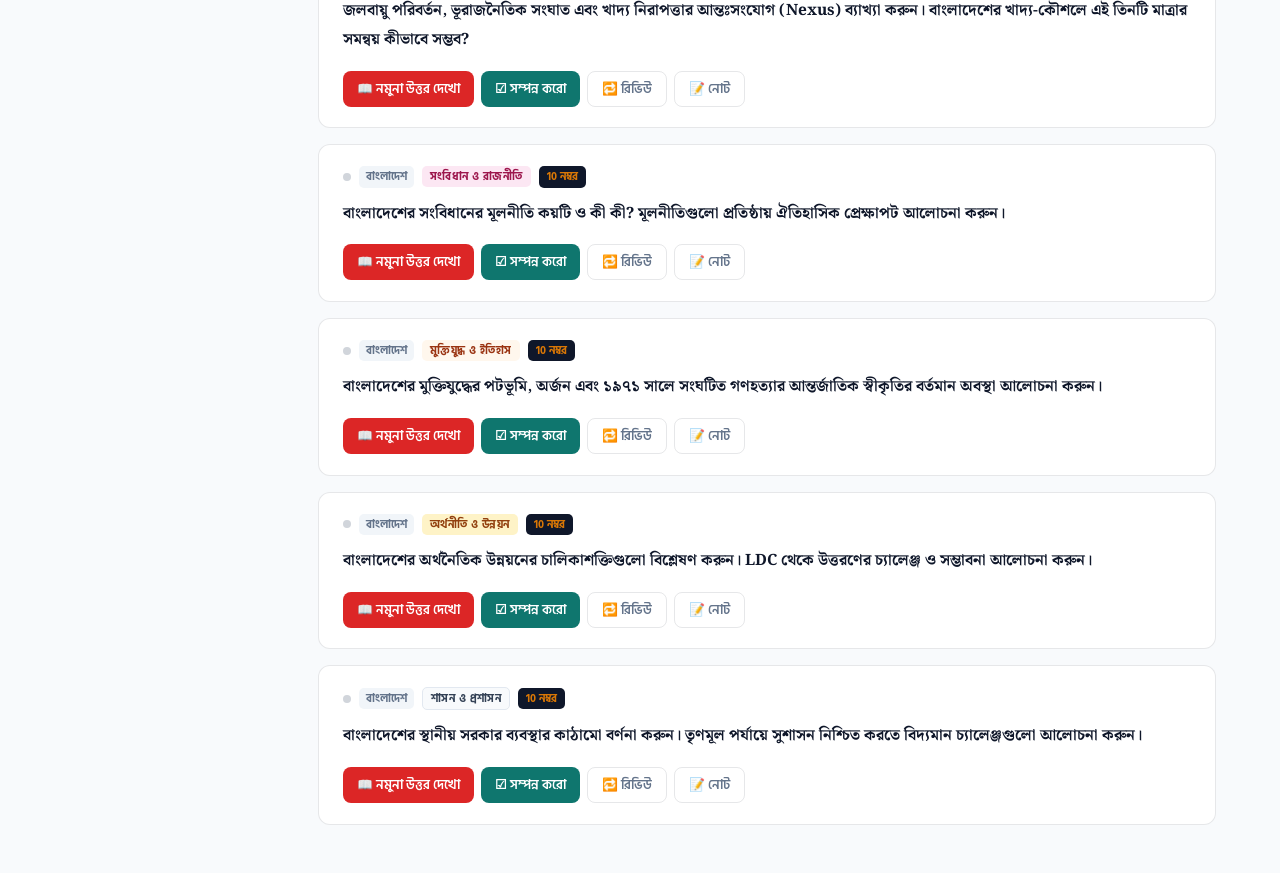
<file: written.html>
<!DOCTYPE html>
<html lang="bn">
<head>
<meta charset="UTF-8"><meta name="viewport" content="width=device-width, initial-scale=1.0">
<title>লিখিত প্রশ্ন — BCS</title>
<link rel="stylesheet" href="style.css">
<style>
.w-card{background:#fff;border:1px solid var(--border);border-radius:12px;padding:1.3rem 1.5rem;margin-bottom:1rem;animation:fadeUp .25s ease both;transition:border-color .2s;}
.w-card:hover{border-color:rgba(26,26,46,.2);}
.w-meta{display:flex;align-items:center;gap:8px;margin-bottom:.75rem;flex-wrap:wrap;}
.w-num{font-size:.68rem;font-weight:700;background:var(--paper2);color:var(--muted);padding:2px 7px;border-radius:5px;}
.marks-badge{font-size:.68rem;font-weight:700;background:var(--ink);color:var(--gold);padding:2px 8px;border-radius:5px;}
.status-dot{width:8px;height:8px;border-radius:50%;background:#d1d5db;flex-shrink:0;}
.status-dot.done{background:var(--teal2);}
.status-dot.review{background:var(--gold);}
.w-q{font-size:.97rem;line-height:1.85;margin-bottom:1rem;}

/* Answer panel */
.ans-panel{display:none;margin-top:.75rem;border-radius:10px;overflow:hidden;border:1px solid rgba(14,102,85,.2);}
.ans-panel.show{display:block;animation:fadeUp .25s ease;}
.ans-header{background:var(--teal);color:#fff;padding:.6rem 1rem;display:flex;align-items:center;justify-content:space-between;}
.ans-label{font-size:.72rem;font-weight:700;letter-spacing:.06em;text-transform:uppercase;}
.ans-close{background:none;border:none;color:rgba(255,255,255,.8);cursor:pointer;font-size:1.1rem;padding:0;}
.ans-body{padding:1.1rem 1.25rem;background:#f0fdf4;font-size:.9rem;line-height:1.9;white-space:pre-wrap;}

.w-actions{display:flex;gap:7px;flex-wrap:wrap;margin-top:.9rem;}
.note-box{display:none;margin-top:.75rem;}
.note-box.show{display:block;animation:fadeUp .2s ease;}
</style>
</head>
<body>
<header>
  <div class="header-inner">
    <a class="logo" href="index.html">BCS <span>প্রস্তুতি</span></a>
    <nav>
      <a class="nav-link" href="index.html">🏠 হোম</a>
      <a class="nav-link" href="prelim.html">📝 প্রিলিমিনারি</a>
      <a class="nav-link active" href="written.html">✍️ লিখিত</a>
      <a class="nav-link" href="mock-test.html">⏱ মক টেস্ট</a>
      <a class="nav-link" href="flashcards.html">🃏 Flashcard</a>
      <a class="nav-link" href="progress.html">📈 Progress</a>
    </nav>
  </div>
</header>

<div class="page-hero">
  <div class="hero-inner">
    <div class="hero-tag">লিখিত প্রস্তুতি</div>
    <h1>✍️ লিখিত <span>প্রশ্ন ও উত্তর</span></h1>
    <p>প্রশ্ন পড়ো · নিজে লেখার চেষ্টা করো · বোতাম চাপলে নমুনা উত্তর দেখাবে</p>
  </div>
</div>

<div class="container" style="padding-top:1.5rem;">
  <div class="two-col">
    <div class="sidebar">
      <h3>বিষয়</h3>
      <button class="sl active" onclick="setSub('all',this)">সব বিষয় <span class="cnt" id="cnt-all"></span></button>
      <button class="sl" onclick="setSub('intl',this)">🌐 আন্তর্জাতিক <span class="cnt" id="cnt-intl"></span></button>
      <button class="sl" onclick="setSub('bd',this)">🇧🇩 বাংলাদেশ <span class="cnt" id="cnt-bd"></span></button>
      <div class="sidebar-divider"></div>
      <h3>টপিক (আন্তর্জাতিক)</h3>
      <div id="topicFilters"></div>
      <div class="sidebar-divider"></div>
      <h3>অবস্থা</h3>
      <button class="sl" onclick="setStatus('all',this)">সব</button>
      <button class="sl" onclick="setStatus('unseen',this)">⬜ পড়িনি</button>
      <button class="sl" onclick="setStatus('done',this)">✅ সম্পন্ন</button>
      <button class="sl" onclick="setStatus('review',this)">🔁 রিভিউ</button>
    </div>

    <div>
      <div class="sec-head">
        <div class="sec-title" id="mainTitle">সকল লিখিত প্রশ্ন</div>
        <span class="badge" id="mainCount"></span>
      </div>
      <div id="wGrid"></div>
    </div>
  </div>
</div>

<div class="toast" id="toast"></div>
<script src="data-international.js"></script>
<script src="data-bangladesh.js"></script>
<script src="app.js"></script>
<script>
const ALL_WRITTEN = [
  ...INTL_WRITTEN.map(q=>({...q, sub:'intl'})),
  ...BD_WRITTEN.map(q=>({...q, sub:'bd'})),
];
const TOPIC_MAP = {};
[...INTL_TOPICS,...BD_TOPICS].forEach(t => { TOPIC_MAP[t.id] = t.label; });

let curSub = new URLSearchParams(location.search).get('sub') || 'all';
let curTopic = 'all', curStatus = 'all';

document.getElementById('cnt-all').textContent = ALL_WRITTEN.length;
document.getElementById('cnt-intl').textContent = INTL_WRITTEN.length;
document.getElementById('cnt-bd').textContent = BD_WRITTEN.length;

const topicFiltersEl = document.getElementById('topicFilters');
INTL_TOPICS.filter(t=>t.id!=='all').forEach(t => {
  const btn = document.createElement('button');
  btn.className = 'sl';
  btn.textContent = t.label;
  btn.onclick = () => { setTopic(t.id, btn); };
  topicFiltersEl.appendChild(btn);
});

function filtered() {
  return ALL_WRITTEN.filter(q => {
    const subOk = curSub==='all' || q.sub===curSub;
    const topicOk = curTopic==='all' || q.topic===curTopic;
    const stOk = curStatus==='all' || Progress.status(q.id+'_w')===curStatus;
    return subOk && topicOk && stOk;
  });
}
function setSub(v,el){curSub=v;curTopic='all';document.querySelectorAll('.sl').forEach(b=>b.classList.remove('active'));el.classList.add('active');document.getElementById('mainTitle').textContent=v==='all'?'সকল লিখিত প্রশ্ন':v==='intl'?'আন্তর্জাতিক বিষয়াবলি':'বাংলাদেশ বিষয়াবলি';render();}
function setTopic(v,el){curTopic=v;curSub='intl';document.querySelectorAll('.sl').forEach(b=>b.classList.remove('active'));el.classList.add('active');render();}
function setStatus(v,el){curStatus=v;document.querySelectorAll('.sl').forEach(b=>b.classList.remove('active'));el.classList.add('active');render();}

function render(){
  const qs=filtered();
  document.getElementById('mainCount').textContent=qs.length+'টি';
  if(!qs.length){document.getElementById('wGrid').innerHTML='<div style="text-align:center;padding:3rem;color:var(--muted);">কোনো প্রশ্ন পাওয়া যায়নি</div>';return;}
  document.getElementById('wGrid').innerHTML=qs.map((q,i)=>{
    const st=Progress.status(q.id+'_w');
    const tlabel=TOPIC_MAP[q.topic]||q.topic;
    return `
    <div class="w-card" id="wc-${q.id}" style="animation-delay:${i*.04}s">
      <div class="w-meta">
        <div class="status-dot ${st}"></div>
        <span class="w-num">${q.sub==='intl'?'আন্তর্জাতিক':'বাংলাদেশ'}</span>
        <span class="tag tag-${q.topic}">${tlabel}</span>
        <span class="marks-badge">${q.marks} নম্বর</span>
      </div>
      <div class="w-q">${q.q}</div>
      <div class="ans-panel" id="ap-${q.id}">
        <div class="ans-header">
          <span class="ans-label">নমুনা উত্তর</span>
          <button class="ans-close" onclick="hideAns('${q.id}')">✕</button>
        </div>
        <div class="ans-body">${q.answer}</div>
      </div>
      <div class="w-actions">
        <button class="btn btn-primary" onclick="toggleAns('${q.id}')" id="ansbtn-${q.id}" style="font-size:.8rem;padding:7px 14px;">📖 নমুনা উত্তর দেখো</button>
        <button class="btn btn-teal" onclick="markWDone('${q.id}')" id="wdone-${q.id}" style="font-size:.8rem;padding:7px 14px;">${st==='done'?'✅ সম্পন্ন':'☑ সম্পন্ন করো'}</button>
        <button class="btn btn-ghost" onclick="markReview('${q.id}')" style="font-size:.8rem;padding:7px 14px;">🔁 রিভিউ</button>
        <button class="btn btn-ghost" onclick="toggleNote('${q.id}')" style="font-size:.8rem;padding:7px 14px;">📝 নোট</button>
      </div>
      <div class="note-box" id="wnote-${q.id}">
        <textarea rows="3" style="margin-top:.5rem;font-size:.85rem;" placeholder="নিজের নোট লিখুন..." id="wni-${q.id}">${Notes.get('w_'+q.id)}</textarea>
        <button class="btn btn-teal" style="margin-top:5px;font-size:.78rem;" onclick="saveWNote('${q.id}')">সংরক্ষণ</button>
      </div>
    </div>`;
  }).join('');
}

function toggleAns(id){
  const p=document.getElementById('ap-'+id);
  const btn=document.getElementById('ansbtn-'+id);
  if(p.classList.toggle('show')){btn.textContent='📖 উত্তর লুকাও';}
  else{btn.textContent='📖 নমুনা উত্তর দেখো';}
}
function hideAns(id){
  document.getElementById('ap-'+id).classList.remove('show');
  document.getElementById('ansbtn-'+id).textContent='📖 নমুনা উত্তর দেখো';
}
function markWDone(id){Progress.mark(id+'_w','done');render();showToast('✅ সম্পন্ন চিহ্নিত');}
function markReview(id){Progress.mark(id+'_w','review');render();showToast('🔁 রিভিউতে যোগ করা হয়েছে');}
function toggleNote(id){document.getElementById('wnote-'+id).classList.toggle('show');}
function saveWNote(id){Notes.set('w_'+id,document.getElementById('wni-'+id).value);showToast('✓ নোট সংরক্ষিত');}

if(curSub!=='all'){const btn=document.querySelector(`.sl[onclick*="'${curSub}'"]`);if(btn){document.querySelector('.sl.active')?.classList.remove('active');btn.classList.add('active');}document.getElementById('mainTitle').textContent=curSub==='bd'?'বাংলাদেশ বিষয়াবলি':'আন্তর্জাতিক বিষয়াবলি';}
render();
</script>
</body>
</html>
</file>
<file: style.css>
@import url('https://fonts.googleapis.com/css2?family=Hind+Siliguri:wght@300;400;500;600;700&family=Noto+Serif+Bengali:wght@400;600;700;800&family=Space+Mono:wght@400;700&display=swap');

:root {
  --ink:#0f172a;--ink2:#1e293b;--ink3:#334155;
  --paper:#f8fafc;--paper2:#f1f5f9;--paper3:#e2e8f0;--white:#ffffff;
  --red:#dc2626;--red2:#ef4444;--red-soft:#fef2f2;
  --gold:#d97706;--gold2:#f59e0b;--gold-soft:#fffbeb;
  --teal:#0f766e;--teal2:#14b8a6;--teal-soft:#f0fdfa;
  --blue:#1d4ed8;--blue2:#3b82f6;--blue-soft:#eff6ff;
  --purple:#7c3aed;--purple-soft:#f5f3ff;
  --green:#15803d;--green2:#22c55e;--green-soft:#f0fdf4;
  --muted:#64748b;--muted2:#94a3b8;
  --border:rgba(15,23,42,.10);--border2:rgba(15,23,42,.06);
  --shadow-sm:0 1px 3px rgba(15,23,42,.08),0 1px 2px rgba(15,23,42,.06);
  --shadow:0 4px 16px rgba(15,23,42,.10),0 2px 6px rgba(15,23,42,.07);
  --shadow-lg:0 12px 40px rgba(15,23,42,.14),0 4px 16px rgba(15,23,42,.08);
  --shadow-xl:0 24px 64px rgba(15,23,42,.18);
  --radius:12px;--radius-sm:8px;--radius-lg:18px;--radius-xl:24px;--radius-pill:100px;
}

*,*::before,*::after{margin:0;padding:0;box-sizing:border-box;}
html{scroll-behavior:smooth;}
body{font-family:'Hind Siliguri',sans-serif;background:var(--paper);color:var(--ink);min-height:100vh;overflow-x:hidden;line-height:1.6;-webkit-font-smoothing:antialiased;}
a{text-decoration:none;color:inherit;}
button{cursor:pointer;}

::-webkit-scrollbar{width:6px;height:6px;}
::-webkit-scrollbar-track{background:transparent;}
::-webkit-scrollbar-thumb{background:var(--paper3);border-radius:3px;}
::-webkit-scrollbar-thumb:hover{background:var(--muted2);}

/* HEADER */
header{background:var(--ink);position:sticky;top:0;z-index:200;border-bottom:2px solid rgba(245,158,11,.35);}
.header-inner{max-width:1200px;margin:0 auto;padding:0 1.5rem;display:flex;align-items:center;justify-content:space-between;height:60px;gap:1rem;}
.logo{font-family:'Noto Serif Bengali',serif;font-size:1.2rem;font-weight:800;color:#fff;letter-spacing:-.01em;display:flex;align-items:center;gap:2px;flex-shrink:0;}
.logo span{color:var(--gold2);}
nav{display:flex;gap:2px;overflow-x:auto;scrollbar-width:none;}
nav::-webkit-scrollbar{display:none;}
.nav-link{background:transparent;border:none;color:rgba(255,255,255,.55);font-family:'Hind Siliguri',sans-serif;font-size:.82rem;font-weight:500;padding:7px 12px;cursor:pointer;border-radius:8px;white-space:nowrap;display:flex;align-items:center;gap:5px;transition:all .2s;}
.nav-link:hover{background:rgba(255,255,255,.08);color:#fff;}
.nav-link.active{background:rgba(245,158,11,.18);color:var(--gold2);font-weight:600;}

/* LAYOUT */
.container{max-width:1200px;margin:0 auto;padding:2rem 1.5rem;}
.container-sm{max-width:800px;margin:0 auto;padding:2rem 1.5rem;}

/* HOME HERO */
.hero-home{background:var(--ink);color:#fff;padding:5rem 1.5rem 4rem;text-align:center;position:relative;overflow:hidden;}
.hero-home::before{content:'';position:absolute;inset:0;background:radial-gradient(ellipse 80% 60% at 50% 0%,rgba(245,158,11,.12) 0%,transparent 70%),repeating-linear-gradient(45deg,transparent,transparent 60px,rgba(245,158,11,.018) 60px,rgba(245,158,11,.018) 61px);}
.hero-home::after{content:'';position:absolute;bottom:0;left:0;right:0;height:3px;background:linear-gradient(90deg,var(--red),var(--gold2),var(--teal2),var(--blue2));}
.hero-home h1{font-family:'Noto Serif Bengali',serif;font-size:3rem;font-weight:800;line-height:1.2;margin-bottom:.75rem;position:relative;letter-spacing:-.02em;}
.hero-home h1 span{color:var(--gold2);}
.hero-home .sub{color:rgba(255,255,255,.52);font-size:1rem;margin-bottom:2.5rem;position:relative;}
.hero-badge{display:inline-flex;align-items:center;gap:6px;background:rgba(220,38,38,.9);color:#fff;font-size:.7rem;font-weight:700;padding:4px 14px;border-radius:var(--radius-pill);letter-spacing:.08em;text-transform:uppercase;margin-bottom:1.25rem;position:relative;}
.hero-badge::before{content:'';width:6px;height:6px;border-radius:50%;background:#fff;animation:pulsedot 1.5s infinite;}
@keyframes pulsedot{0%,100%{opacity:1;transform:scale(1);}50%{opacity:.5;transform:scale(.8);}}
.cta-row{display:flex;gap:12px;justify-content:center;flex-wrap:wrap;position:relative;}
.cta-a{display:inline-flex;align-items:center;gap:7px;font-family:'Hind Siliguri',sans-serif;font-size:.95rem;font-weight:600;padding:12px 26px;border-radius:var(--radius);border:none;cursor:pointer;transition:all .2s;}
.cta-primary{background:var(--red);color:#fff;box-shadow:0 4px 16px rgba(220,38,38,.3);}
.cta-primary:hover{background:var(--red2);transform:translateY(-1px);box-shadow:0 6px 20px rgba(220,38,38,.38);}
.cta-ghost{background:rgba(255,255,255,.08);border:1.5px solid rgba(255,255,255,.2);color:#fff;}
.cta-ghost:hover{background:rgba(255,255,255,.14);border-color:rgba(255,255,255,.32);}

/* STATS BAND */
.stats-band{background:var(--ink2);display:flex;justify-content:center;gap:0;border-bottom:1px solid rgba(245,158,11,.18);}
.s-item{text-align:center;padding:1.4rem 2.5rem;position:relative;flex:1;max-width:200px;}
.s-item+.s-item::before{content:'';position:absolute;left:0;top:25%;bottom:25%;width:1px;background:rgba(255,255,255,.08);}
.s-n{font-family:'Space Mono',monospace;font-size:2rem;font-weight:700;color:var(--gold2);display:block;line-height:1;margin-bottom:5px;}
.s-l{font-size:.72rem;color:rgba(255,255,255,.38);letter-spacing:.04em;}

/* PAGE HERO */
.page-hero{background:var(--ink);color:#fff;padding:2.75rem 1.5rem 2.25rem;position:relative;overflow:hidden;}
.page-hero::before{content:'';position:absolute;inset:0;background:radial-gradient(ellipse 60% 80% at 0% 50%,rgba(245,158,11,.07) 0%,transparent 60%);}
.page-hero::after{content:'';position:absolute;bottom:0;left:0;right:0;height:2px;background:linear-gradient(90deg,var(--red),var(--gold2),var(--teal2));}
.hero-inner{max-width:1200px;margin:0 auto;position:relative;}
.hero-tag{display:inline-block;background:rgba(220,38,38,.85);color:#fff;font-size:.68rem;font-weight:700;padding:3px 12px;border-radius:var(--radius-pill);letter-spacing:.08em;text-transform:uppercase;margin-bottom:.8rem;}
.page-hero h1{font-family:'Noto Serif Bengali',serif;font-size:2.1rem;font-weight:800;line-height:1.25;margin-bottom:.4rem;letter-spacing:-.01em;}
.page-hero h1 span{color:var(--gold2);}
.page-hero p{color:rgba(255,255,255,.48);font-size:.9rem;}

/* SECTION */
.sec-head{display:flex;align-items:center;justify-content:space-between;margin-bottom:1.25rem;flex-wrap:wrap;gap:.5rem;}
.sec-title{font-family:'Noto Serif Bengali',serif;font-size:1.25rem;font-weight:700;letter-spacing:-.01em;}
.badge{font-family:'Space Mono',monospace;font-size:.7rem;font-weight:700;padding:3px 11px;border-radius:var(--radius-pill);background:var(--ink);color:var(--gold2);}

/* SUBJECT GRID */
.subject-grid{display:grid;grid-template-columns:repeat(auto-fill,minmax(260px,1fr));gap:1rem;margin-top:1.25rem;}
.sub-card{background:var(--white);border:1px solid var(--border);border-radius:var(--radius-lg);padding:1.5rem;display:flex;flex-direction:column;gap:.85rem;transition:all .22s;cursor:pointer;position:relative;overflow:hidden;}
.sub-card::before{content:'';position:absolute;top:0;left:0;right:0;height:3px;background:linear-gradient(90deg,var(--gold),var(--gold2));opacity:0;transition:opacity .2s;}
.sub-card:hover{box-shadow:var(--shadow);transform:translateY(-3px);border-color:rgba(15,23,42,.14);}
.sub-card:hover::before{opacity:1;}
.sub-card-top{display:flex;align-items:center;gap:12px;}
.sub-icon{width:46px;height:46px;border-radius:11px;display:flex;align-items:center;justify-content:center;font-size:1.35rem;flex-shrink:0;}
.sub-name{font-family:'Noto Serif Bengali',serif;font-size:1rem;font-weight:700;}
.sub-nums{display:flex;gap:8px;font-size:.73rem;}
.sub-n{padding:4px 10px;border-radius:var(--radius-sm);font-weight:600;}
.sub-links{display:flex;gap:8px;margin-top:auto;}
.sub-link{flex:1;text-align:center;padding:8px;background:var(--paper);border-radius:var(--radius-sm);font-size:.78rem;font-weight:600;color:var(--ink3);transition:all .18s;border:1px solid var(--border2);}
.sub-link:hover{background:var(--ink);color:var(--gold2);border-color:transparent;}

/* PROG OVERVIEW */
.prog-overview{background:var(--white);border:1px solid var(--border);border-radius:var(--radius-lg);padding:1.75rem;}
.po-row{display:flex;align-items:center;justify-content:space-between;margin-bottom:.5rem;}
.po-sub{font-size:.9rem;font-weight:500;}
.po-pct{font-family:'Space Mono',monospace;font-size:.75rem;color:var(--muted);}

/* PROGRESS BAR */
.prog-wrap{background:var(--paper2);border-radius:var(--radius-pill);height:8px;overflow:hidden;}
.prog-bar{height:100%;border-radius:var(--radius-pill);background:linear-gradient(90deg,var(--teal),var(--teal2));transition:width .6s cubic-bezier(.4,0,.2,1);}

/* CARD */
.card{background:var(--white);border:1px solid var(--border);border-radius:var(--radius);padding:1.5rem;transition:border-color .2s;}

/* QUESTION CARD */
.q-card{background:var(--white);border:1px solid var(--border);border-radius:var(--radius-lg);padding:1.4rem 1.6rem;margin-bottom:.9rem;animation:fadeUp .25s ease both;transition:border-color .2s,box-shadow .2s;}
.q-card:hover{border-color:rgba(15,23,42,.17);box-shadow:var(--shadow-sm);}
.q-meta{display:flex;align-items:center;gap:8px;margin-bottom:.8rem;flex-wrap:wrap;}
.q-num{font-family:'Space Mono',monospace;font-size:.65rem;font-weight:700;background:var(--paper2);color:var(--muted);padding:2px 8px;border-radius:5px;}
.status-ring{width:9px;height:9px;border-radius:50%;background:var(--paper3);flex-shrink:0;transition:background .2s;}
.status-ring.done{background:var(--teal2);box-shadow:0 0 0 2px rgba(20,184,166,.2);}
.q-text{font-size:.97rem;line-height:1.85;margin-bottom:1.1rem;font-weight:500;color:var(--ink);}

/* OPTIONS */
.opts{display:flex;flex-direction:column;gap:9px;}
.opt{display:flex;align-items:flex-start;gap:10px;padding:10px 14px;border-radius:10px;border:1.5px solid var(--border);cursor:pointer;font-size:.88rem;line-height:1.65;transition:all .16s;background:var(--white);}
.opt:hover{border-color:var(--blue2);background:var(--blue-soft);}
.opt.selected{border-color:var(--blue);background:var(--blue-soft);}
.opt.correct{border-color:var(--teal);background:var(--teal-soft);pointer-events:none;}
.opt.wrong{border-color:var(--red);background:var(--red-soft);pointer-events:none;}
.opt.reveal-correct{border-color:var(--teal);background:var(--teal-soft);}
.opt-badge{width:26px;height:26px;border-radius:50%;background:var(--paper2);font-size:.72rem;font-weight:700;display:flex;align-items:center;justify-content:center;flex-shrink:0;transition:all .16s;}
.opt.correct .opt-badge,.opt.reveal-correct .opt-badge{background:var(--teal2);color:#fff;}
.opt.wrong .opt-badge{background:var(--red);color:#fff;}

/* EXPLANATION */
.exp-box{margin-top:.85rem;background:var(--teal-soft);border:1px solid rgba(15,118,110,.15);border-left:3px solid var(--teal2);border-radius:var(--radius-sm);padding:1rem 1.1rem;font-size:.85rem;line-height:1.8;display:none;}
.exp-box.show{display:block;animation:fadeUp .2s ease;}
.exp-label{font-size:.65rem;font-weight:700;color:var(--teal);text-transform:uppercase;letter-spacing:.07em;margin-bottom:.4rem;}
.q-actions{display:flex;gap:7px;flex-wrap:wrap;margin-top:1rem;}
.note-box{margin-top:.75rem;display:none;}
.note-box.show{display:block;}

/* BUTTONS */
.btn{font-family:'Hind Siliguri',sans-serif;font-size:.83rem;font-weight:600;padding:8px 16px;border-radius:var(--radius-sm);border:none;cursor:pointer;transition:all .18s;display:inline-flex;align-items:center;gap:5px;white-space:nowrap;}
.btn:disabled{opacity:.45;cursor:not-allowed;}
.btn-primary{background:var(--red);color:#fff;}
.btn-primary:hover:not(:disabled){background:var(--red2);}
.btn-teal{background:var(--teal);color:#fff;}
.btn-teal:hover:not(:disabled){background:#0d9488;}
.btn-ghost{background:transparent;border:1.5px solid var(--border);color:var(--muted);}
.btn-ghost:hover{border-color:var(--ink3);color:var(--ink);}
.btn-ink{background:var(--ink);color:var(--gold2);}
.btn-ink:hover{background:var(--ink3);}

/* CHIPS */
.chip-row{display:flex;flex-wrap:wrap;gap:8px;margin-bottom:1.25rem;}
.chip{background:var(--white);border:1.5px solid var(--border);font-family:'Hind Siliguri',sans-serif;font-size:.78rem;color:var(--muted);padding:5px 13px;border-radius:var(--radius-pill);cursor:pointer;transition:all .18s;}
.chip:hover{border-color:var(--ink);color:var(--ink);}
.chip.active{background:var(--ink);border-color:var(--ink);color:var(--gold2);font-weight:600;}

/* TAGS */
.tag{font-size:.67rem;font-weight:700;padding:2px 8px;border-radius:5px;text-transform:uppercase;letter-spacing:.04em;}
.tag-conflict{background:#fee2e2;color:#991b1b;}
.tag-geo{background:#ede9fe;color:#5b21b6;}
.tag-regional{background:#d1fae5;color:#065f46;}
.tag-economy{background:#fef3c7;color:#92400e;}
.tag-climate{background:#dcfce7;color:#166534;}
.tag-tech{background:#dbeafe;color:#1e40af;}
.tag-org{background:#f3e8ff;color:#7e22ce;}
.tag-constitution{background:#fce7f3;color:#9d174d;}
.tag-history{background:#fff7ed;color:#9a3412;}
.tag-geography{background:#ecfdf5;color:#065f46;}
.tag-society{background:#f0fdf4;color:#166534;}
.tag-governance{background:#f8fafc;color:#334155;border:1px solid #e2e8f0;}

/* FORM */
input,textarea,select{font-family:'Hind Siliguri',sans-serif;font-size:.9rem;border:1.5px solid var(--border);border-radius:var(--radius-sm);padding:9px 13px;outline:none;transition:border-color .18s,box-shadow .18s;width:100%;color:var(--ink);background:var(--white);}
input:focus,textarea:focus,select:focus{border-color:var(--teal2);box-shadow:0 0 0 3px rgba(20,184,166,.1);}

/* TOAST */
.toast{position:fixed;bottom:2rem;left:50%;transform:translateX(-50%) translateY(16px);background:var(--ink);color:var(--gold2);padding:10px 22px;border-radius:var(--radius);font-size:.85rem;font-weight:600;opacity:0;transition:all .3s cubic-bezier(.4,0,.2,1);z-index:9999;pointer-events:none;white-space:nowrap;box-shadow:var(--shadow-lg);border:1px solid rgba(245,158,11,.2);}
.toast.show{opacity:1;transform:translateX(-50%) translateY(0);}

/* MODAL */
.modal-overlay{position:fixed;inset:0;background:rgba(0,0,0,.58);z-index:1000;display:flex;align-items:center;justify-content:center;padding:1rem;backdrop-filter:blur(4px);}
.modal-overlay.hidden{display:none;}
.modal{background:var(--white);border-radius:var(--radius-xl);padding:2rem;max-width:480px;width:100%;box-shadow:var(--shadow-xl);animation:fadeUp .25s ease;}
.modal h2{font-family:'Noto Serif Bengali',serif;font-size:1.3rem;margin-bottom:.5rem;}
.modal p{font-size:.85rem;color:var(--muted);margin-bottom:1.25rem;line-height:1.7;}

/* ANIMATIONS */
@keyframes fadeUp{from{opacity:0;transform:translateY(10px);}to{opacity:1;transform:translateY(0);}}
@keyframes fadeIn{from{opacity:0;}to{opacity:1;}}
.anim-up{animation:fadeUp .3s ease both;}

/* SIDEBAR */
.two-col{display:grid;grid-template-columns:230px 1fr;gap:1.5rem;align-items:start;}
.sidebar{background:var(--white);border:1px solid var(--border);border-radius:var(--radius-lg);padding:1.1rem;position:sticky;top:72px;}
.sidebar h3{font-family:'Hind Siliguri',sans-serif;font-size:.68rem;font-weight:700;color:var(--muted2);letter-spacing:.07em;text-transform:uppercase;margin-bottom:.6rem;padding:0 4px;}
.sl{display:flex;align-items:center;gap:7px;padding:7px 10px;border-radius:var(--radius-sm);font-size:.85rem;font-weight:400;cursor:pointer;border:none;background:none;width:100%;text-align:left;font-family:'Hind Siliguri',sans-serif;color:var(--ink3);transition:all .15s;margin-bottom:1px;}
.sl:hover{background:var(--paper2);color:var(--ink);}
.sl.active{background:var(--ink);color:var(--gold2);font-weight:600;}
.sl .cnt{margin-left:auto;font-family:'Space Mono',monospace;font-size:.68rem;opacity:.5;}
.sl.active .cnt{opacity:.7;}
.sidebar-divider{height:1px;background:var(--border2);margin:.65rem 0;}

/* MOCK TEST */
.setup-wrap{max-width:540px;margin:0 auto;}
.setup-card{background:var(--white);border:1px solid var(--border);border-radius:var(--radius-xl);padding:2.25rem;box-shadow:var(--shadow);}
.setup-card h2{font-family:'Noto Serif Bengali',serif;font-size:1.4rem;margin-bottom:1.75rem;font-weight:700;}
.setup-row{margin-bottom:1.2rem;}
.setup-row label{display:block;font-size:.8rem;font-weight:600;color:var(--muted);margin-bottom:.45rem;text-transform:uppercase;letter-spacing:.04em;}
.test-bar{background:var(--ink);color:#fff;padding:.75rem 1.5rem;display:flex;align-items:center;justify-content:space-between;border-bottom:2px solid rgba(245,158,11,.28);position:sticky;top:60px;z-index:100;}
.timer{font-family:'Space Mono',monospace;font-size:1.4rem;font-weight:700;color:var(--gold2);letter-spacing:.05em;}
.timer.warn{color:var(--red2);animation:blink .8s infinite;}
@keyframes blink{50%{opacity:.6;}}
.test-wrap{max-width:720px;margin:0 auto;padding:2rem 1.5rem;}
.mcq-q{font-size:1rem;font-weight:500;line-height:1.85;margin-bottom:1.2rem;color:var(--ink);}
.mcq-opts{display:flex;flex-direction:column;gap:9px;}
.mcq-opt{background:var(--white);border:1.5px solid var(--border);border-radius:10px;padding:11px 15px;cursor:pointer;font-size:.9rem;line-height:1.6;transition:all .16s;display:flex;align-items:center;gap:10px;}
.mcq-opt:hover{border-color:var(--blue2);background:var(--blue-soft);}
.mcq-opt.sel{border-color:var(--blue);background:var(--blue-soft);}
.mcq-opt.cor{border-color:var(--teal);background:var(--teal-soft);pointer-events:none;}
.mcq-opt.wrg{border-color:var(--red);background:var(--red-soft);pointer-events:none;}
.opt-l{width:28px;height:28px;border-radius:50%;background:var(--paper2);font-family:'Space Mono',monospace;font-size:.72rem;font-weight:700;display:flex;align-items:center;justify-content:center;flex-shrink:0;}

/* RESULT */
.res-card{background:var(--white);border:1px solid var(--border);border-radius:var(--radius-xl);padding:2.5rem;max-width:640px;margin:0 auto;box-shadow:var(--shadow);}
.res-score{text-align:center;margin-bottom:2rem;}
.score-big{font-family:'Space Mono',monospace;font-size:4rem;font-weight:700;color:var(--teal);display:block;line-height:1;margin-bottom:.3rem;}
.res-row{display:grid;grid-template-columns:repeat(3,1fr);gap:1rem;margin-bottom:1.75rem;}
.rs{text-align:center;padding:1rem .75rem;background:var(--paper);border-radius:var(--radius);border:1px solid var(--border2);}
.rs-n{font-family:'Space Mono',monospace;font-size:1.75rem;font-weight:700;display:block;margin-bottom:3px;}
.rs-l{font-size:.72rem;color:var(--muted);}
.rv-item{background:var(--white);border:1px solid var(--border);border-radius:var(--radius);padding:1rem;margin-bottom:.7rem;}
.rv-item.w{border-color:rgba(220,38,38,.25);background:#fdf8f8;}
.rv-q{font-size:.87rem;line-height:1.75;margin-bottom:.4rem;}

/* FLASHCARD */
.fc-wrap{max-width:640px;margin:0 auto;}
.fc-controls{display:flex;gap:10px;margin-bottom:1.25rem;flex-wrap:wrap;}
.fc-controls select{width:auto;flex:1;min-width:160px;}
.fc-stats{font-size:.78rem;color:var(--muted);margin-bottom:1.2rem;display:flex;gap:1.5rem;flex-wrap:wrap;}
.card-area{perspective:1400px;cursor:pointer;margin-bottom:1.2rem;}
.card-inner{position:relative;width:100%;height:260px;transform-style:preserve-3d;transition:transform .55s cubic-bezier(.4,0,.2,1);}
.card-inner.flipped{transform:rotateY(180deg);}
.face{position:absolute;inset:0;background:var(--white);border:1.5px solid var(--border);border-radius:var(--radius-xl);display:flex;flex-direction:column;align-items:center;justify-content:center;padding:2.25rem;text-align:center;backface-visibility:hidden;-webkit-backface-visibility:hidden;box-shadow:var(--shadow-sm);}
.face-front{border-top:4px solid var(--gold2);}
.face-back{transform:rotateY(180deg);border-top:4px solid var(--teal2);}
.fc-label{font-size:.65rem;font-weight:700;letter-spacing:.1em;text-transform:uppercase;color:var(--muted2);margin-bottom:.7rem;}
.fc-content{font-family:'Noto Serif Bengali',serif;font-size:1.1rem;line-height:1.75;color:var(--ink);}
.fc-hint{font-size:.73rem;color:var(--muted2);margin-top:.7rem;}
.dot-row{display:flex;gap:5px;justify-content:center;margin:.85rem 0;flex-wrap:wrap;}
.dot{width:8px;height:8px;border-radius:50%;background:var(--border);cursor:pointer;transition:background .15s;}
.dot.cur{background:var(--gold2);}
.dot.kn{background:var(--teal2);}
.dot.un{background:var(--red2);}
.fc-nav{display:flex;align-items:center;justify-content:space-between;gap:1rem;}
.fc-ctr{font-family:'Space Mono',monospace;font-size:1rem;font-weight:700;text-align:center;}
.fc-btns{display:flex;gap:10px;justify-content:center;margin-top:1.1rem;}

/* PROGRESS PAGE */
.grid4{display:grid;grid-template-columns:repeat(auto-fill,minmax(210px,1fr));gap:1rem;margin-bottom:2rem;}
.stat-card{background:var(--white);border:1px solid var(--border);border-radius:var(--radius-lg);padding:1.5rem;text-align:center;transition:box-shadow .2s;}
.stat-card:hover{box-shadow:var(--shadow-sm);}
.stat-big{font-family:'Space Mono',monospace;font-size:2.25rem;font-weight:700;display:block;line-height:1;margin-bottom:6px;}
.stat-lbl{font-size:.73rem;color:var(--muted);}

/* WRITTEN */
.w-card{background:var(--white);border:1px solid var(--border);border-radius:var(--radius-lg);padding:1.5rem 1.75rem;margin-bottom:.9rem;animation:fadeUp .25s ease both;transition:all .2s;}
.w-card:hover{border-color:rgba(15,23,42,.17);box-shadow:var(--shadow-sm);}
.w-q{font-family:'Noto Serif Bengali',serif;font-size:1rem;font-weight:700;line-height:1.75;margin-bottom:.7rem;color:var(--ink);}
.w-ans{font-size:.88rem;line-height:1.85;color:var(--ink3);display:none;}
.w-ans.show{display:block;animation:fadeUp .2s ease;}
.w-pts{display:inline-flex;align-items:center;gap:4px;font-family:'Space Mono',monospace;font-size:.68rem;font-weight:700;background:var(--gold-soft);color:var(--gold);padding:3px 9px;border-radius:var(--radius-sm);border:1px solid rgba(217,119,6,.2);}

/* EMPTY STATE */
.empty-state{text-align:center;padding:4rem 2rem;color:var(--muted);}
.empty-state .icon{font-size:2.5rem;margin-bottom:1rem;display:block;}
.empty-state p{font-size:.9rem;}

/* SUB CARD PROGRESS */
.sub-card-full{background:var(--white);border:1px solid var(--border);border-radius:var(--radius-lg);padding:1.5rem;margin-bottom:1.25rem;}
.sub-top{display:flex;align-items:center;gap:12px;margin-bottom:1.25rem;}
.sub-icon-lg{width:44px;height:44px;border-radius:11px;display:flex;align-items:center;justify-content:center;font-size:1.3rem;}
.row-line{display:flex;align-items:center;gap:10px;margin-bottom:.65rem;}
.row-label{width:90px;font-size:.82rem;color:var(--muted);flex-shrink:0;}
.row-pct{font-family:'Space Mono',monospace;font-size:.73rem;color:var(--muted);min-width:50px;text-align:right;}

/* RESPONSIVE */
@media(max-width:768px){
  .two-col{grid-template-columns:1fr;}
  .sidebar{position:static;}
  .page-hero h1{font-size:1.6rem;}
  .hero-home h1{font-size:2rem;}
  .container{padding:1.25rem 1rem;}
  .s-item{padding:1rem 1.25rem;}
  .s-n{font-size:1.5rem;}
  .score-big{font-size:3rem;}
}
@media(max-width:480px){
  .header-inner{height:54px;}
  .logo{font-size:1rem;}
  .nav-link{font-size:.75rem;padding:5px 8px;}
  .hero-home{padding:3.5rem 1rem 3rem;}
  .hero-home h1{font-size:1.75rem;}
  .stats-band{flex-wrap:wrap;}
  .s-item{min-width:40%;}
  .s-item+.s-item::before{display:none;}
  .grid4{grid-template-columns:1fr 1fr;}
}
</file>
